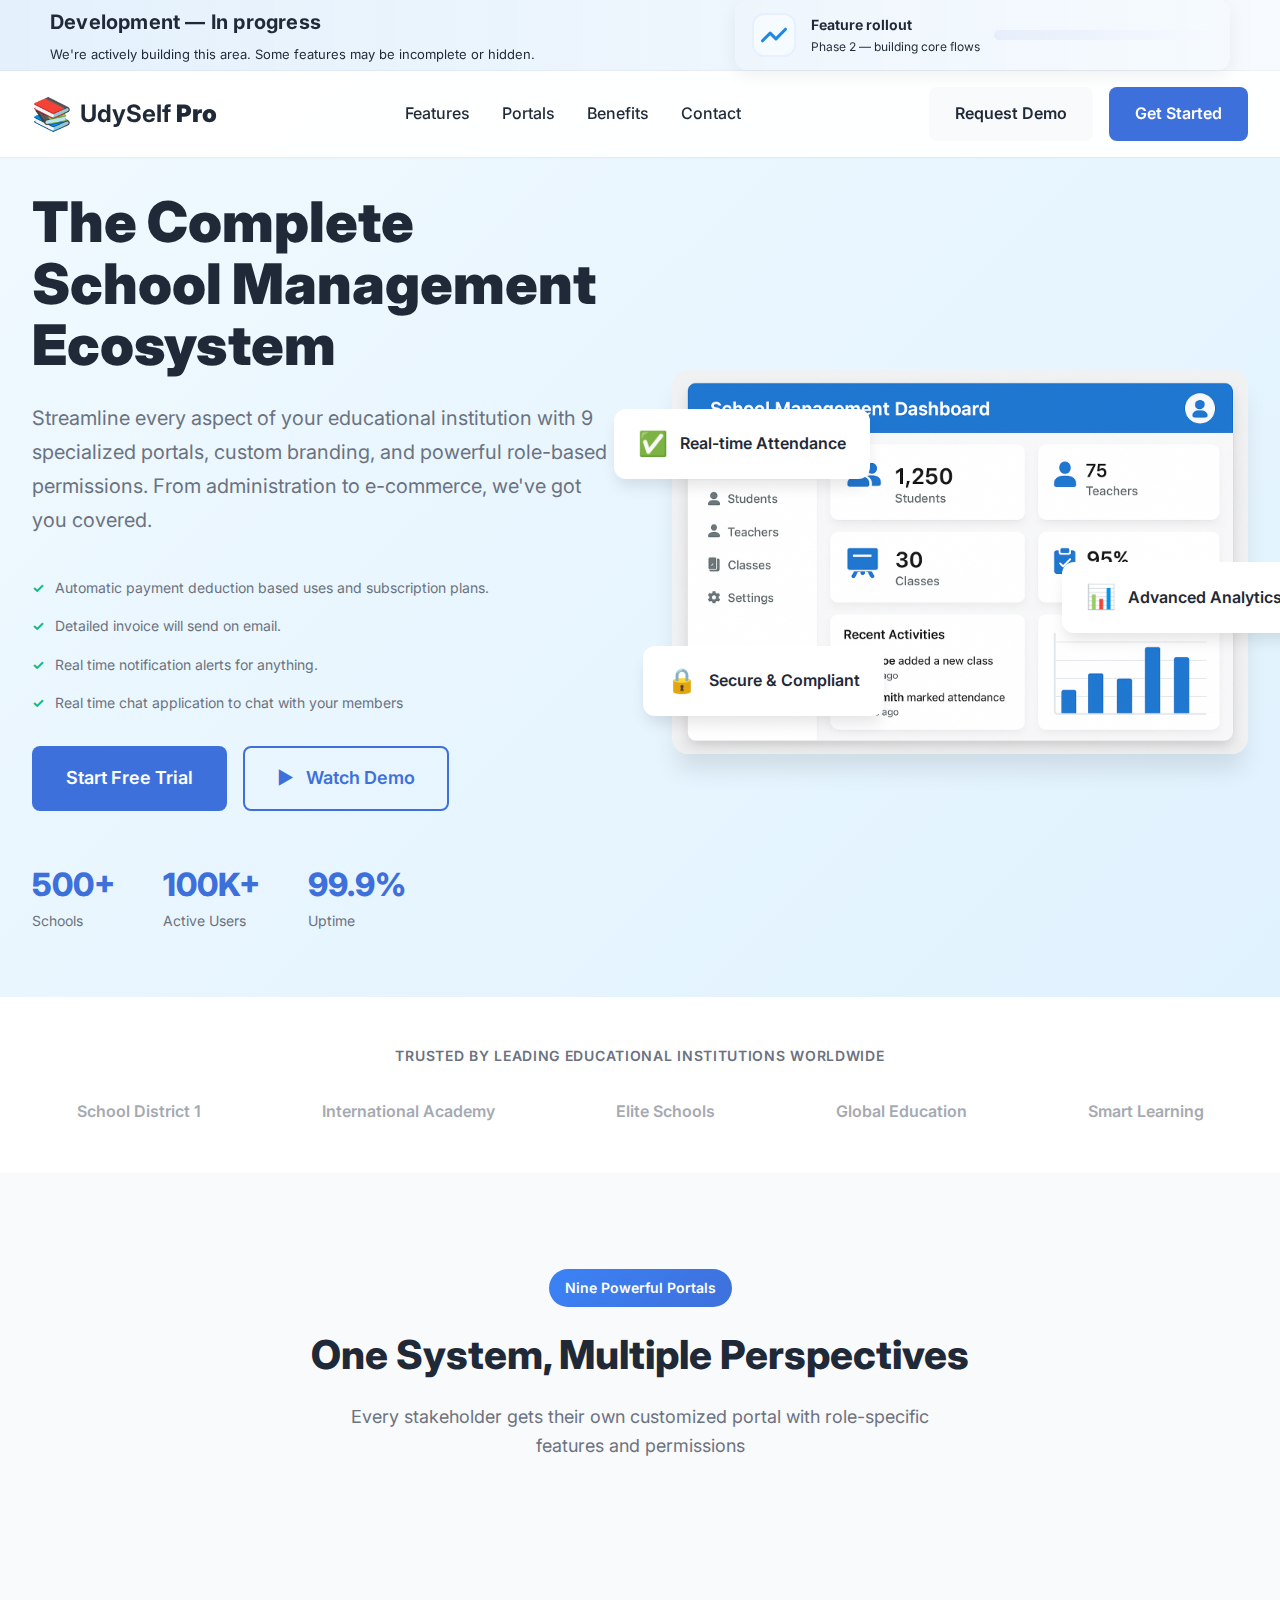
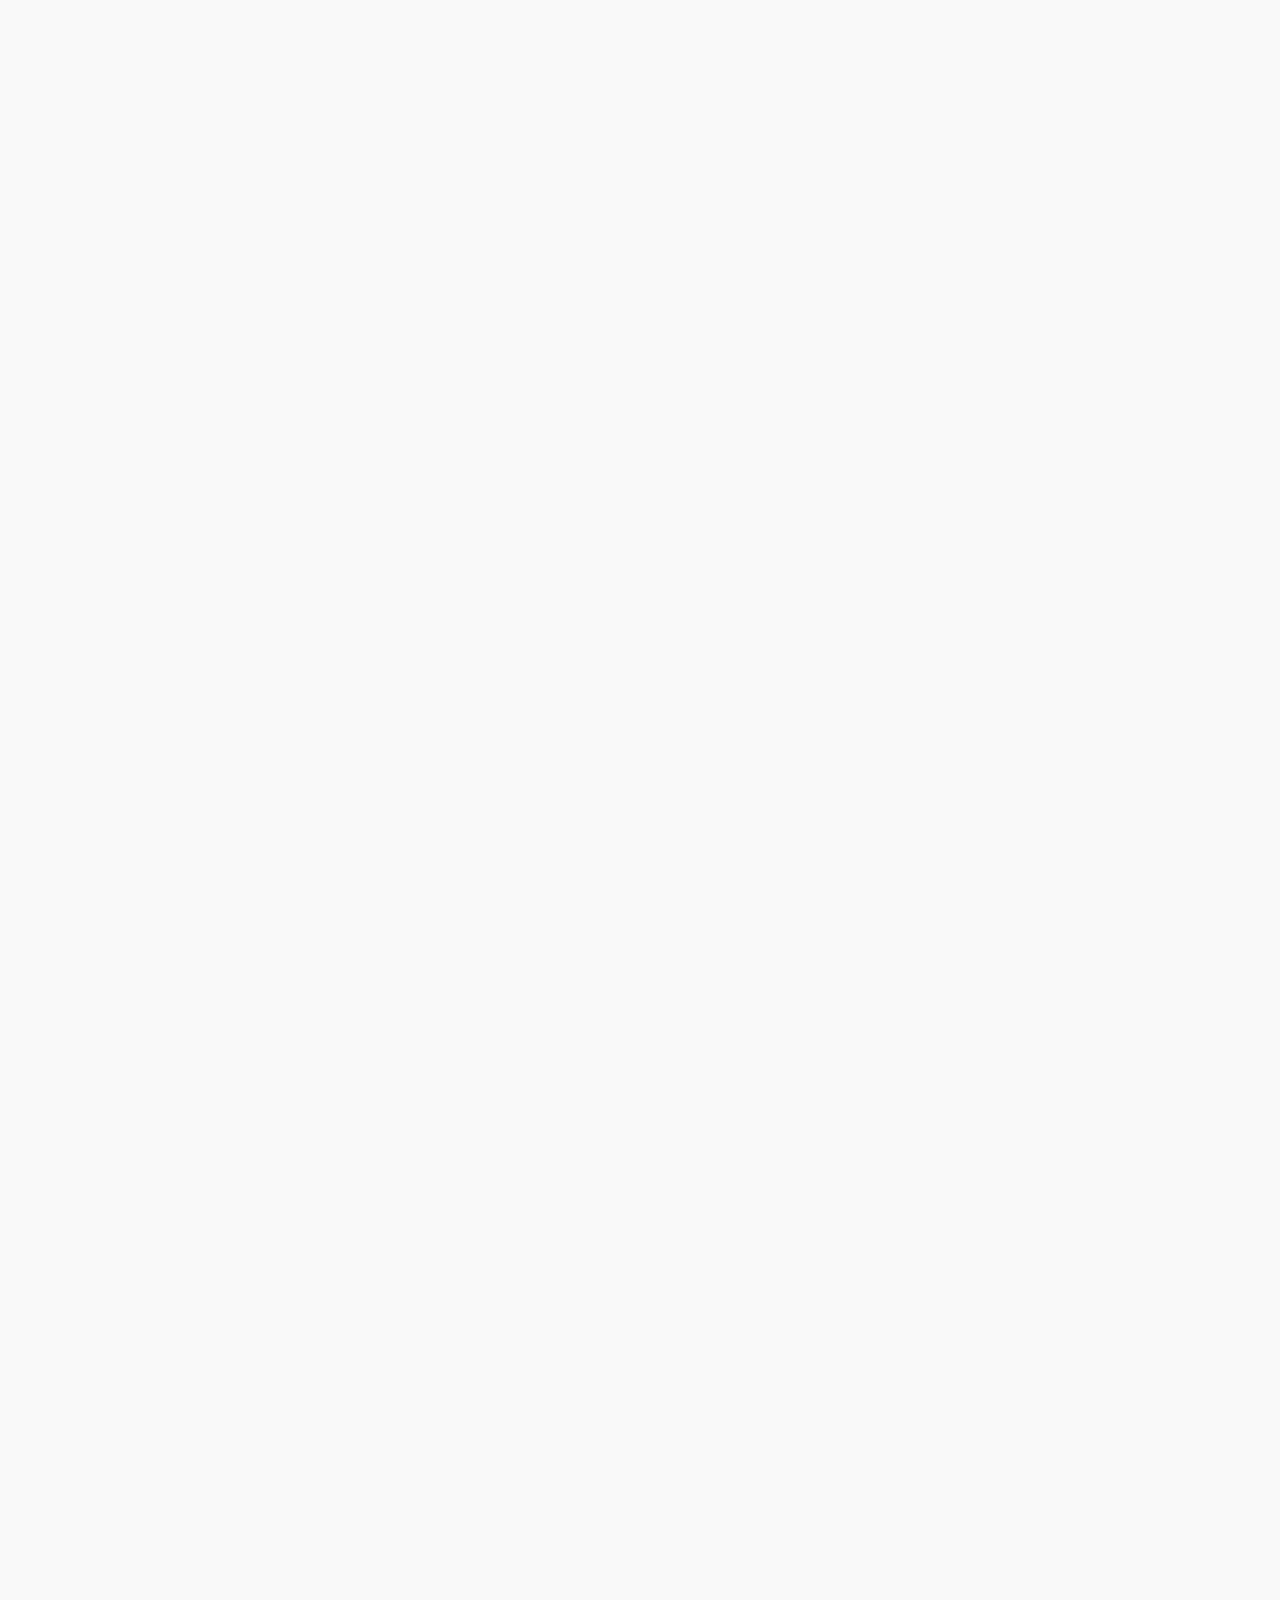
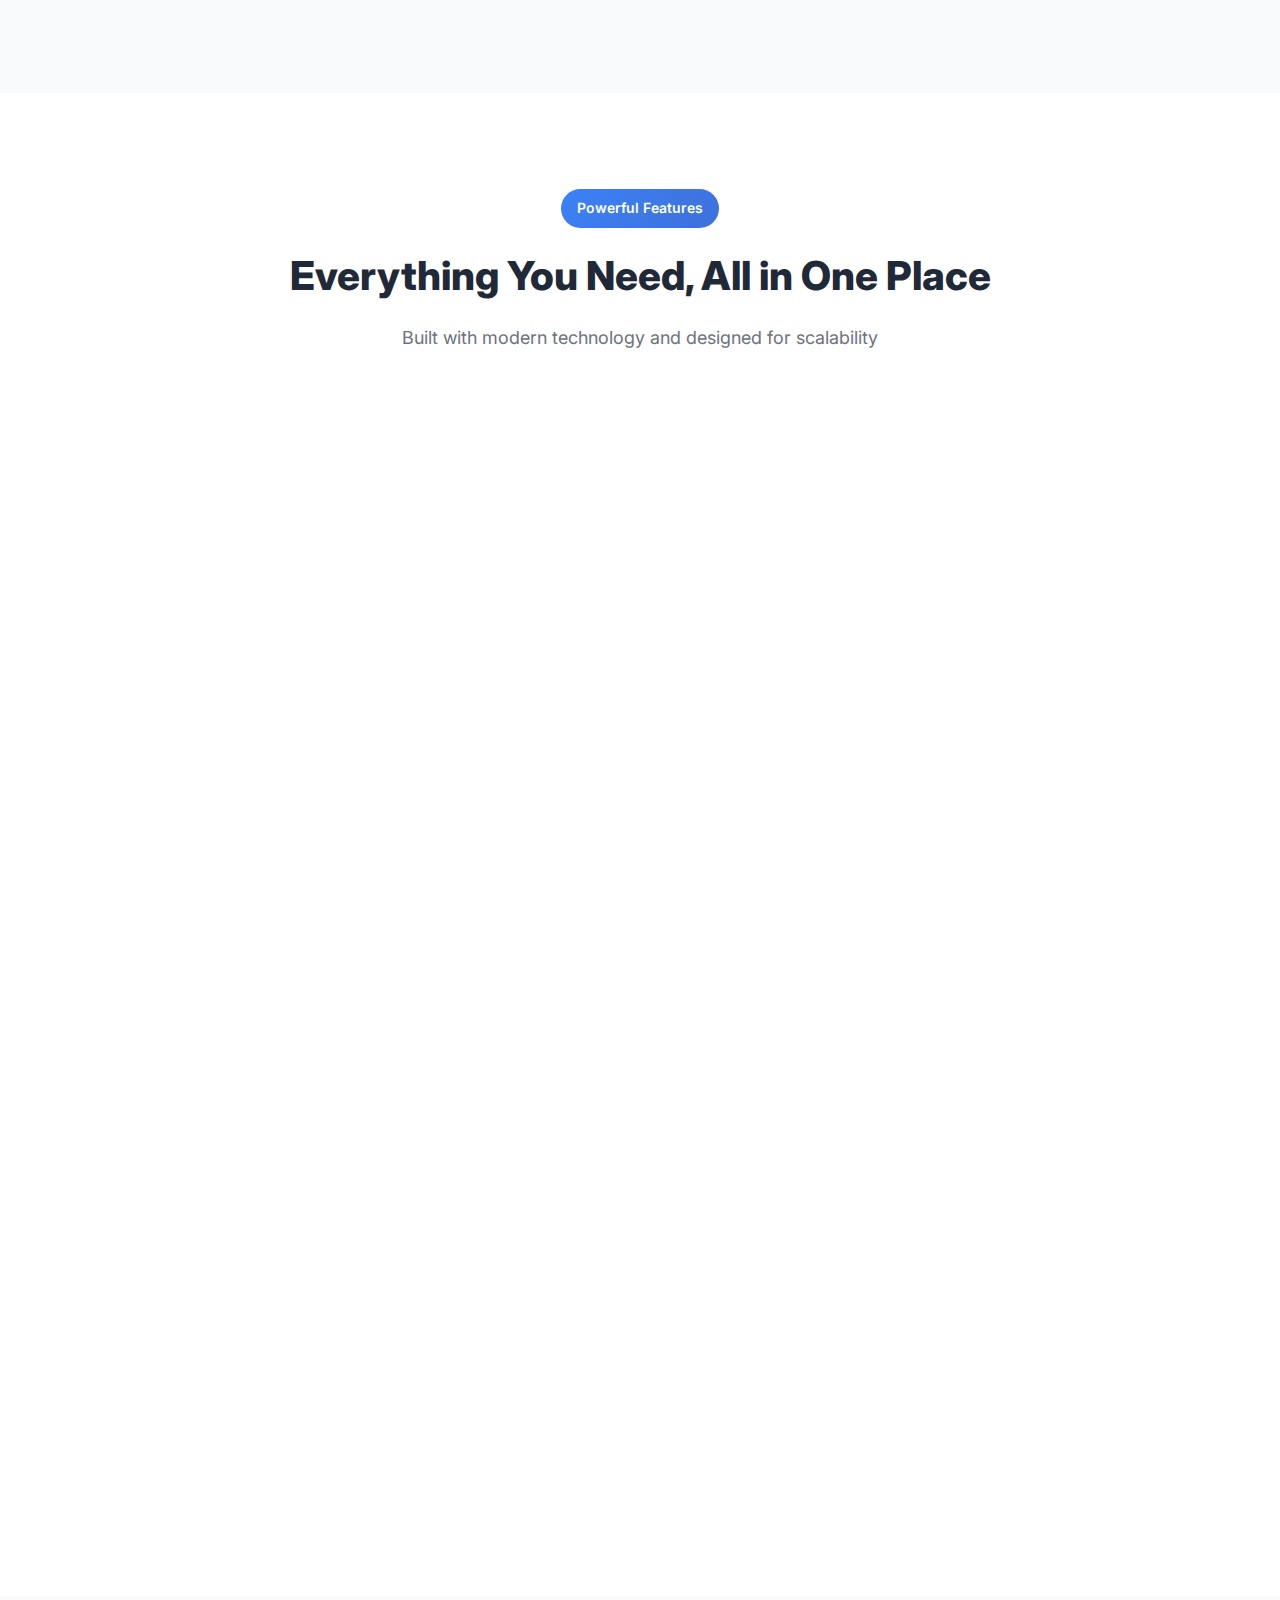
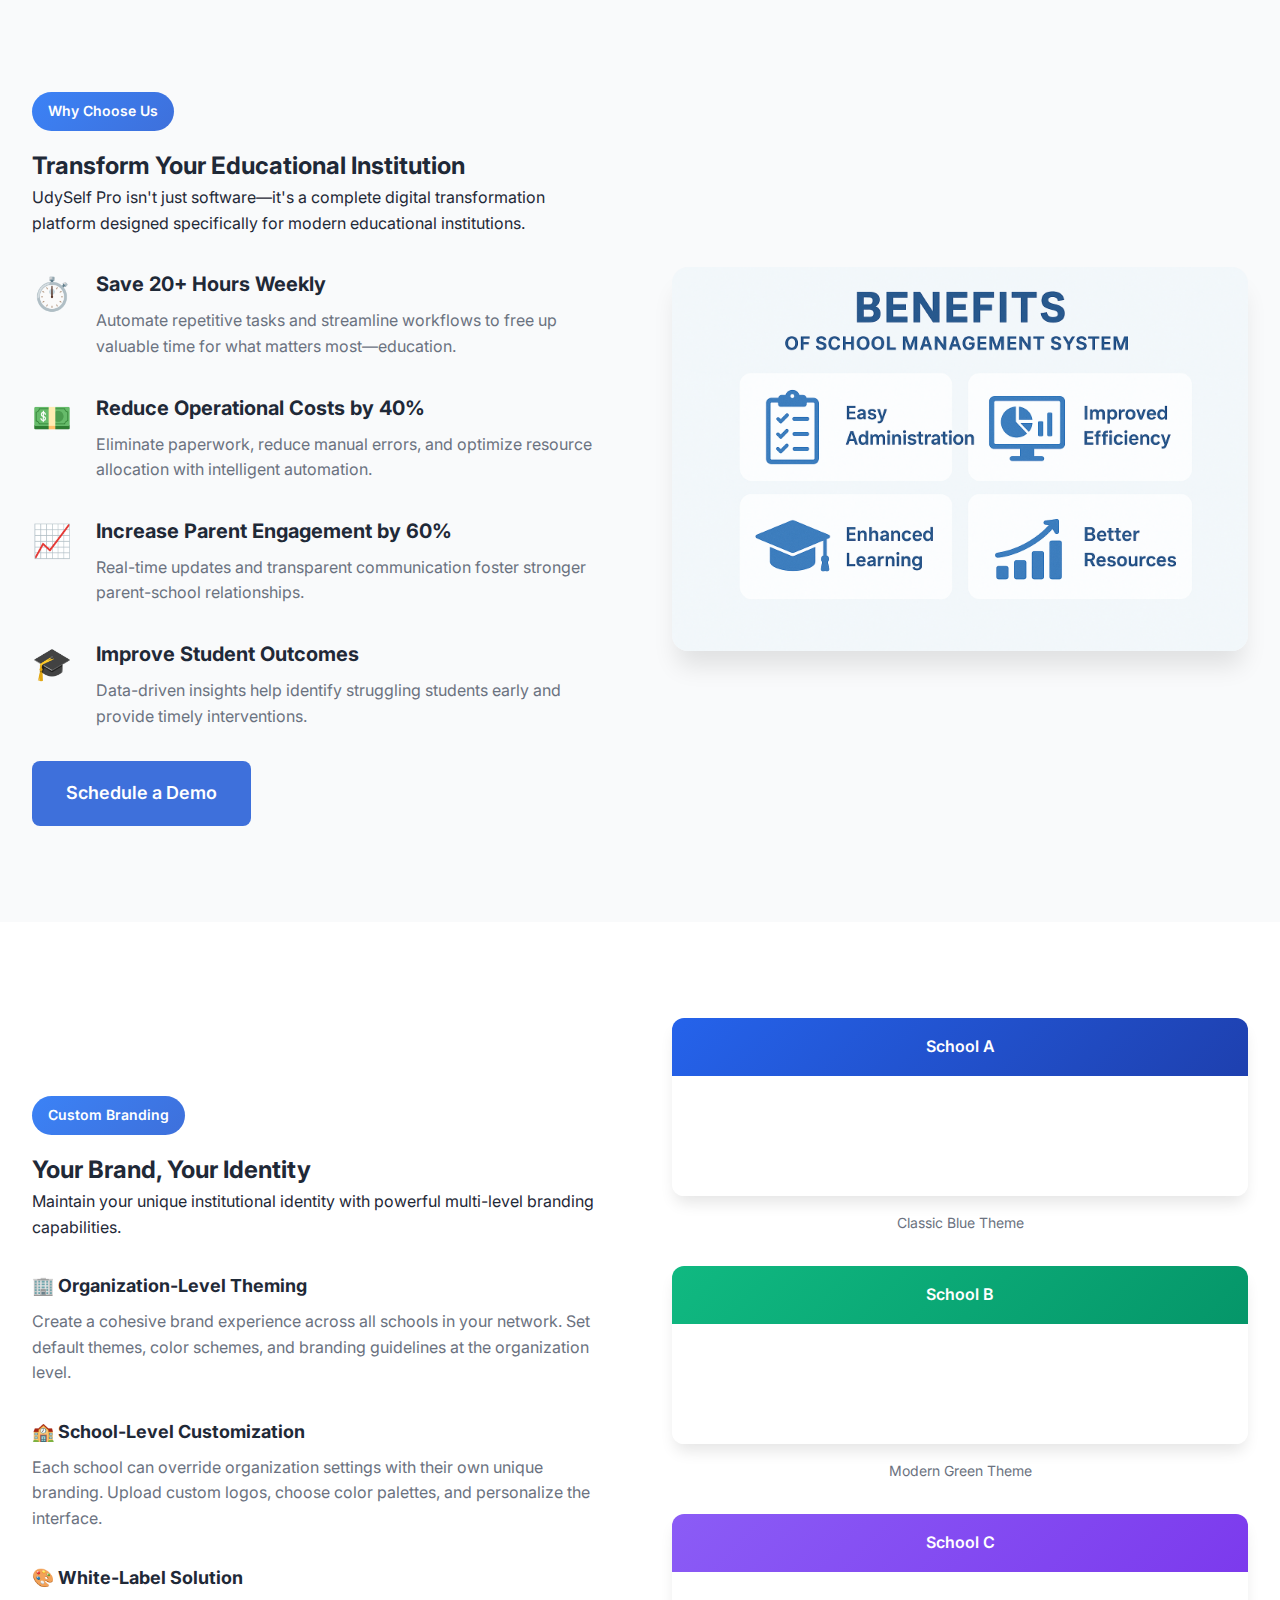
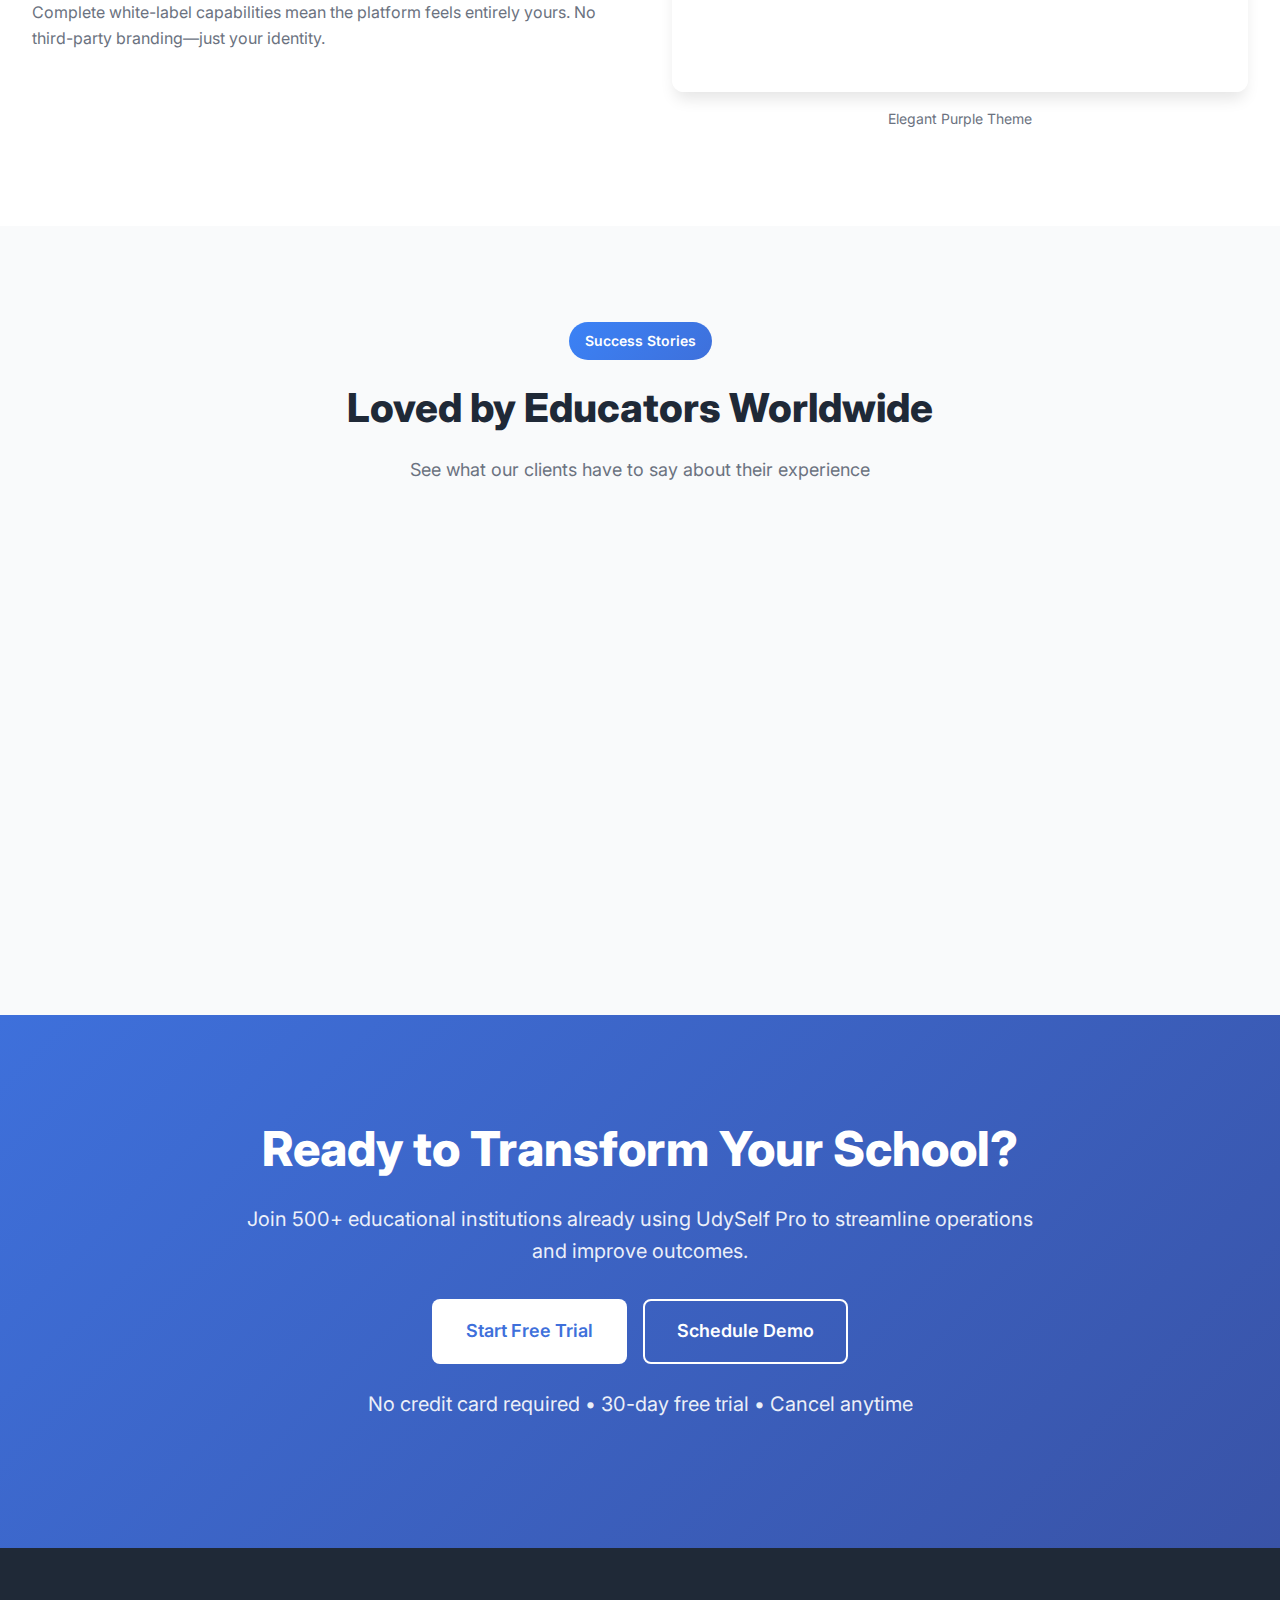
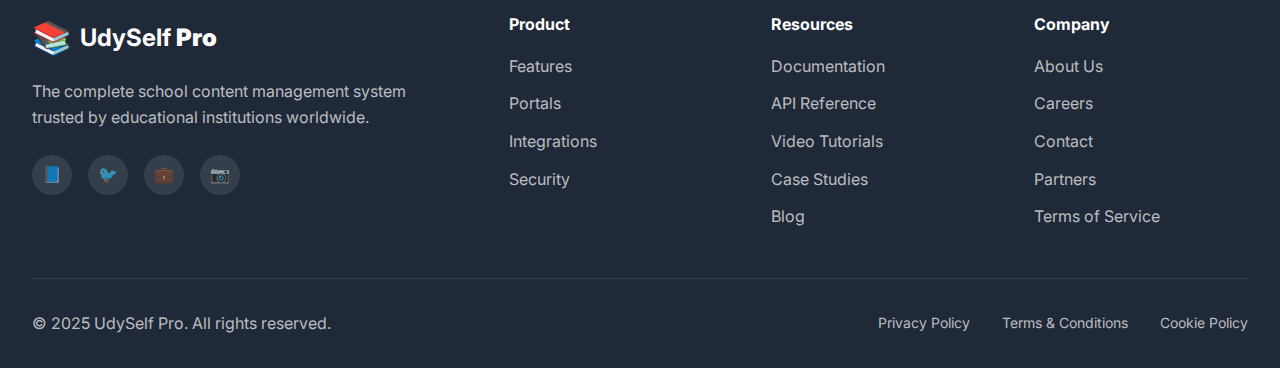
<file: index.html>
<!DOCTYPE html>
<html lang="en">

<head>
    <meta charset="UTF-8">
    <meta name="viewport" content="width=device-width, initial-scale=1.0">
    <title>UdySelf Pro - Complete School Content Management System | Multi-Portal Solution</title>
    <meta name="description"
        content="Transform your educational institution with UdySelf Pro - A comprehensive school management system featuring 9 specialized portals, custom branding, role-based permissions, and integrated e-commerce for materials.">
    <meta name="keywords"
        content="school management system, education ERP, school admin portal, student portal, parent portal, school CMS, role-based permissions, custom school branding">
    <meta name="author" content="UdySelf Pro">

    <!-- Open Graph Meta Tags -->
    <meta property="og:title" content="UdySelf Pro - Complete School Management System">
    <meta property="og:description"
        content="Revolutionary multi-portal school management solution with custom branding and advanced permissions">
    <meta property="og:type" content="website">
    <meta property="og:image" content="images/og-image.jpg">

    <!-- Schema.org Markup -->
    <script type="application/ld+json">
    {
      "@context": "https://schema.org",
      "@type": "SoftwareApplication",
      "name": "UdySelf Pro",
      "applicationCategory": "EducationalApplication",
      "offers": {
        "@type": "Offer",
        "price": "Contact for pricing"
      },
      "description": "Comprehensive school content management system with multiple portals"
    }
    </script>

    <style>
        /* Reset */
        /* Header banner wrapper */
        .dev-banner {
            width: 100%;
            background: linear-gradient(90deg, rgba(30, 136, 229, 0.12), rgba(30, 136, 229, 0.04));
            border-bottom: 1px solid rgba(17, 24, 39, 0.04);
            align-items: center;
        }


        .baner-container {
            max-width: 1180px;
            margin: 0 auto;
            display: flex;
            align-items: center;
            justify-content: space-between;
            gap: 20px
        }


        /* Left: title + subtitle */
        .dev-title {
            display: flex;
            flex-direction: column;
            gap: 6px;
        }

        .dev-title h1 {
            font-size: 20px;
            letter-spacing: 0.2px;
            color: var(--primary);
        }

        .dev-title p {
            font-size: 13px;
            color: var(--muted)
        }


        /* Middle: progress-ish visual */
        .progress-card {
            display: flex;
            align-items: center;
            gap: 14px;
            padding: 12px 16px;
            background: var(--card);
            border-radius: 12px;
            box-shadow: 0 6px 18px rgba(16, 24, 40, 0.06);
            min-width: 320px;
        }

        .progress-info {
            display: flex;
            flex-direction: column
        }

        .progress-info strong {
            font-size: 14px
        }

        .progress-info small {
            font-size: 12px;
            color: var(--muted)
        }


        .bar-wrap {
            width: 220px;
            height: 10px;
            background: linear-gradient(90deg, #e6eefc, #f6f9ff);
            border-radius: 999px;
            overflow: hidden
        }

        .bar-fill {
            height: 100%;
            width: 55%;
            background: linear-gradient(90deg, var(--primary), #6fb3ff);
            border-radius: 999px;
            transform-origin: left center;
            animation: loading 2.2s ease-in-out infinite
        }


        @keyframes loading {
            0% {
                transform: scaleX(0.3) translateX(-10%)
            }

            50% {
                transform: scaleX(1.02) translateX(0%)
            }

            100% {
                transform: scaleX(0.8) translateX(0%)
            }
        }


        /* Right: small badge + action */
        .dev-actions {
            display: flex;
            align-items: center;
            gap: 12px
        }

        .badge {
            display: inline-flex;
            align-items: center;
            gap: 8px;
            padding: 8px 12px;
            background: linear-gradient(180deg, var(--glass), rgba(255, 255, 255, 0.8));
            border-radius: 999px;
            border: 1px solid rgba(30, 136, 229, 0.12);
        }

        .dot {
            width: 10px;
            height: 10px;
            border-radius: 50%;
            background: var(--accent);
            box-shadow: 0 0 8px rgba(255, 179, 0, 0.35);
            animation: pulse 1.6s infinite
        }

        @keyframes pulse {
            0% {
                transform: scale(1);
                opacity: 1
            }

            50% {
                transform: scale(1.5);
                opacity: 0.6
            }

            100% {
                transform: scale(1);
                opacity: 1
            }
        }


        .cta {
            padding: 10px 14px;
            border-radius: 10px;
            background: transparent;
            border: 1px dashed rgba(30, 136, 229, 0.2);
            font-size: 13px;
            color: var(--primary);
            cursor: default
        }


        /* Small responsive tweaks */
        @media (max-width:880px) {
            .container {
                flex-direction: column;
                align-items: flex-start
            }

            .progress-card {
                min-width: unset;
                width: 100%
            }
        }
    </style>

    <link rel="stylesheet" href="css/styles.css">
    <link rel="preconnect" href="https://fonts.googleapis.com">
    <link href="https://fonts.googleapis.com/css2?family=Inter:wght@300;400;600;700;800&display=swap" rel="stylesheet">
    <!-- Primary Meta Tags -->
    <title>Your Page Title | UdySelf Pro</title>
    <meta name="title" content="Your Page Title | UdySelf Pro">
    <meta name="description" content="Your page description (150-160 characters)">
    <meta name="keywords" content="relevant, keywords, here">

    <!-- Open Graph / Facebook -->
    <meta property="og:type" content="website">
    <meta property="og:url" content="https://www.udyself.com/">
    <meta property="og:title" content="Your Page Title | UdySelf Pro">
    <meta property="og:description" content="Your page description">
    <meta property="og:image" content="https://www.udyself.com/images/og-image.jpg">

    <!-- Twitter -->
    <meta property="twitter:card" content="summary_large_image">
    <meta property="twitter:url" content="https://www.udyself.com/">
    <meta property="twitter:title" content="Your Page Title | UdySelf Pro">
    <meta property="twitter:description" content="Your page description">
    <meta property="twitter:image" content="https://www.udyself.com/images/twitter-image.jpg">

    <!-- Canonical URL -->
    <link rel="canonical" href="https://www.udyself.com/your-page.html">
</head>

<body>

    <!-- Navigation -->
    <nav class="navbar">
        <header class="dev-banner" role="banner">
            <div class="baner-container">
                <div class="dev-title">
                    <h1>Development — In progress</h1>
                    <p>We're actively building this area. Some features may be incomplete or hidden.</p>
                </div>


                <div class="progress-card" aria-hidden="false">
                    <svg width="46" height="46" viewBox="0 0 24 24" fill="none" aria-hidden="true"
                        xmlns="http://www.w3.org/2000/svg">
                        <rect x="1" y="1" width="22" height="22" rx="6" fill="#f6fbff" stroke="#e6f0ff" />
                        <path d="M6 15L10 11L13 14L18 9" stroke="#1e88e5" stroke-width="1.6" stroke-linecap="round"
                            stroke-linejoin="round" />
                    </svg>


                    <div class="progress-info">
                        <strong>Feature rollout</strong>
                        <small>Phase 2 — building core flows</small>
                    </div>


                    <div class="bar-wrap" aria-hidden="true">
                        <div class="bar-fill"></div>
                    </div>
                </div>

            </div>
        </header>
        <div class="container">
            <div class="nav-wrapper">
                <a href="index.html" class="logo">
                    <span class="logo-icon">📚</span>
                    <span class="logo-text">UdySelf <strong>Pro</strong></span>
                </a>
                <ul class="nav-menu">
                    <li><a href="#features">Features</a></li>
                    <li><a href="#portals">Portals</a></li>
                    <!-- <li><a href="#pricing">Pricing</a></li> -->
                    <li><a href="#benefits">Benefits</a></li>
                    <li><a href="contact.html">Contact</a></li>
                </ul>
                <div class="nav-cta">
                    <a href="#demo" class="btn btn-secondary">Request Demo</a>
                    <a href="contact.html" class="btn btn-primary">Get Started</a>
                </div>
                <button class="mobile-menu-toggle" aria-label="Toggle menu">
                    <span></span>
                    <span></span>
                    <span></span>
                </button>
            </div>
        </div>
    </nav>

    <!-- Hero Section -->
    <section class="hero">
        <div class="container">
            <div class="hero-content">
                <div class="hero-text">
                    <!-- <span class="hero-badge">🚀 Trusted by 500+ Educational Institutions</span> -->
                    <h1 class="hero-title">The Complete School Management Ecosystem</h1>
                    <p class="hero-subtitle">Streamline every aspect of your educational institution with 9 specialized
                        portals, custom branding, and powerful role-based permissions. From administration to
                        e-commerce, we've got you covered. </p>
                    <ul class="portal-features">
                        <li>Automatic payment deduction based uses and subscription plans.</li>
                        <li>Detailed invoice will send on email.</li>
                        <li>Real time notification alerts for anything.</li>
                        <li>Real time chat application to chat with your members</li>
                    </ul>
                    <div class="hero-cta">
                        <a href="#demo" class="btn btn-primary btn-lg">Start Free Trial</a>
                        <a href="#video" class="btn btn-outline btn-lg">
                            <span class="play-icon">▶</span> Watch Demo
                        </a>
                    </div>
                    <div class="hero-stats">
                        <div class="stat">
                            <strong>500+</strong>
                            <span>Schools</span>
                        </div>
                        <div class="stat">
                            <strong>100K+</strong>
                            <span>Active Users</span>
                        </div>
                        <div class="stat">
                            <strong>99.9%</strong>
                            <span>Uptime</span>
                        </div>
                    </div>
                </div>
                <div class="hero-image">
                    <img src="images/dashboard.png" alt="UdySelf Pro Dashboard Interface">
                    <div class="floating-card card-1">
                        <span class="card-icon">✅</span>
                        <span>Real-time Attendance</span>
                    </div>
                    <div class="floating-card card-2">
                        <span class="card-icon">📊</span>
                        <span>Advanced Analytics</span>
                    </div>
                    <div class="floating-card card-3">
                        <span class="card-icon">🔒</span>
                        <span>Secure & Compliant</span>
                    </div>
                </div>
            </div>
        </div>
    </section>

    <!-- Trust Badges -->
    <section class="trust-section">
        <div class="container">
            <p class="trust-title">Trusted by leading educational institutions worldwide</p>
            <div class="trust-logos">
                <div class="trust-logo">School District 1</div>
                <div class="trust-logo">International Academy</div>
                <div class="trust-logo">Elite Schools</div>
                <div class="trust-logo">Global Education</div>
                <div class="trust-logo">Smart Learning</div>
            </div>
        </div>
    </section>

    <!-- Portals Overview Section -->
    <section id="portals" class="portals-section">
        <div class="container">
            <div class="section-header">
                <span class="section-badge">Nine Powerful Portals</span>
                <h2>One System, Multiple Perspectives</h2>
                <p>Every stakeholder gets their own customized portal with role-specific features and permissions</p>
            </div>

            <div class="portals-grid">
                <!-- Master Admin Portal -->
                <div class="portal-card">
                    <div class="portal-icon">👑</div>
                    <h3>Organization Admin Portal</h3>
                    <p>Complete control over the organization level ecosystem. Manage multiple schools, configure
                        organization-wide
                        settings, and access comprehensive analytics.</p>
                    <ul class="portal-features">
                        <li>Multi-school management</li>
                        <li>Organization-wide analytics</li>
                        <li>User role configuration</li>
                        <li>Organization settings control</li>
                    </ul>
                    <a href="" class="portal-link">Learn More →</a>
                </div>

                <!-- School Admin Portal -->
                <div class="portal-card">
                    <div class="portal-icon">🏫</div>
                    <h3>School Admin Portal</h3>
                    <p>Dedicated portal for school principals and administrators to manage their institution
                        efficiently.</p>
                    <ul class="portal-features">
                        <li>School operations</li>
                        <li>Staff management</li>
                        <li>Admission control</li>
                        <li>Performance tracking</li>
                    </ul>
                    <a href="" class="portal-link">Learn More →</a>
                </div>

                <!-- Sub Admin/Staff Portal -->
                <div class="portal-card">
                    <div class="portal-icon">👥</div>
                    <h3>Sub Admin & Staff Portal</h3>
                    <p>Empower your administrative staff with delegated permissions and streamlined workflows.</p>
                    <ul class="portal-features">
                        <li>Department management</li>
                        <li>Staff coordination</li>
                        <li>Task assignment</li>
                        <li>Report generation</li>
                    </ul>
                    <a href="" class="portal-link">Learn More →</a>
                </div>

                <!-- School DEO Portal -->
                <div class="portal-card">
                    <div class="portal-icon">📝</div>
                    <h3>School DEO Portal</h3>
                    <p>Data Entry Operators get specialized tools for efficient data management and record keeping.</p>
                    <ul class="portal-features">
                        <li>Student data entry</li>
                        <li>Record management</li>
                        <li>Document processing</li>
                        <li>Data validation</li>
                    </ul>
                    <a href="" class="portal-link">Learn More →</a>
                </div>

                <!-- Accountant Portal -->
                <div class="portal-card">
                    <div class="portal-icon">💰</div>
                    <h3>School Accountant Portal</h3>
                    <p>Complete financial management with automated billing, expense tracking, and reporting.</p>
                    <ul class="portal-features">
                        <li>Fee management</li>
                        <li>Expense tracking</li>
                        <li>Financial reports</li>
                        <li>Payment processing</li>
                    </ul>
                    <a href="" class="portal-link">Learn More →</a>
                </div>

                <!-- Teacher Portal -->
                <div class="portal-card">
                    <div class="portal-icon">👨‍🏫</div>
                    <h3>School Teacher Portal</h3>
                    <p>Everything teachers need to manage classes, assignments, assessments, and student engagement.</p>
                    <ul class="portal-features">
                        <li>Class management</li>
                        <li>Assignment creation</li>
                        <li>Grade management</li>
                        <li>Parent communication</li>
                    </ul>
                    <a href="" class="portal-link">Learn More →</a>
                </div>

                <!-- Student Portal -->
                <div class="portal-card">
                    <div class="portal-icon">🎓</div>
                    <h3>Student Portal</h3>
                    <p>Students access coursework, track progress, submit assignments, and communicate with teachers.
                    </p>
                    <ul class="portal-features">
                        <li>Course materials</li>
                        <li>Assignment submission</li>
                        <li>Grade tracking</li>
                        <li>Timetable access</li>
                    </ul>
                    <a href="" class="portal-link">Learn More →</a>
                </div>

                <!-- Parent Portal -->
                <div class="portal-card">
                    <div class="portal-icon">👪</div>
                    <h3>Student's Parent Portal</h3>
                    <p>Parents stay connected with real-time updates on attendance, grades, fees, and school activities.
                    </p>
                    <ul class="portal-features">
                        <li>Real-time notifications</li>
                        <li>Progress monitoring</li>
                        <li>Fee payment</li>
                        <li>Teacher messaging</li>
                    </ul>
                    <a href="" class="portal-link">Learn More →</a>
                </div>

                <!-- Materials Seller Portal -->
                <div class="portal-card">
                    <div class="portal-icon">🛒</div>
                    <h3>Materials Sellers Portal</h3>
                    <p>Integrated e-commerce platform for approved vendors to sell educational materials directly to
                        students.</p>
                    <ul class="portal-features">
                        <li>Product management</li>
                        <li>Order processing</li>
                        <li>Inventory tracking</li>
                        <li>Sales analytics</li>
                    </ul>
                    <a href="" class="portal-link">Learn More →</a>
                </div>
            </div>
        </div>
    </section>

    <!-- Key Features Section -->
    <section id="features" class="features-section">
        <div class="container">
            <div class="section-header">
                <span class="section-badge">Powerful Features</span>
                <h2>Everything You Need, All in One Place</h2>
                <p>Built with modern technology and designed for scalability</p>
            </div>

            <div class="features-grid">
                <div class="feature-card">
                    <div class="feature-icon">🎨</div>
                    <h3>Custom Theme Branding</h3>
                    <p>Organization-level and school-level custom theming. Each school maintains its unique brand
                        identity with customizable colors, logos, and design elements.</p>
                </div>

                <div class="feature-card">
                    <div class="feature-icon">🔐</div>
                    <h3>Role-Based Permissions</h3>
                    <p>Granular access control with fully customizable role-based permissions. Define exactly what each
                        user can see and do within the system.</p>
                </div>

                <div class="feature-card">
                    <div class="feature-icon">☁️</div>
                    <h3>Cloud-Based Architecture</h3>
                    <p>Access from anywhere, anytime. Secure cloud infrastructure ensures 99.9% uptime and automatic
                        backups.</p>
                </div>

                <div class="feature-card">
                    <div class="feature-icon">📱</div>
                    <h3>Mobile-First Design</h3>
                    <p>Fully responsive interface that works seamlessly on smartphones, tablets, and desktops. Native
                        mobile apps available.</p>
                </div>

                <div class="feature-card">
                    <div class="feature-icon">🛒</div>
                    <h3>Integrated E-Commerce</h3>
                    <p>Built-in marketplace for educational materials with secure payment processing, inventory
                        management, and order tracking.</p>
                </div>

                <div class="feature-card">
                    <div class="feature-icon">📊</div>
                    <h3>Advanced Analytics</h3>
                    <p>Real-time dashboards and comprehensive reports. Track performance, attendance, finances, and
                        engagement metrics.</p>
                </div>

                <div class="feature-card">
                    <div class="feature-icon">🔔</div>
                    <h3>Smart Notifications</h3>
                    <p>Automated alerts via email, SMS, and push notifications keep everyone informed about important
                        updates.</p>
                </div>

                <div class="feature-card">
                    <div class="feature-icon">🌐</div>
                    <h3>Multi-Language Support</h3>
                    <p>Support for multiple languages and localization to serve diverse communities and international
                        schools.</p>
                </div>

                <div class="feature-card">
                    <div class="feature-icon">🔒</div>
                    <h3>Enterprise Security</h3>
                    <p>Bank-level encryption, GDPR compliance, regular security audits, and data protection measures.
                    </p>
                </div>

                <div class="feature-card">
                    <div class="feature-icon">🔄</div>
                    <h3>Seamless Integration</h3>
                    <p>Integrate with popular tools like Google Classroom, Zoom, payment gateways, and accounting
                        software.</p>
                </div>

                <div class="feature-card">
                    <div class="feature-icon">⚡</div>
                    <h3>Lightning Fast</h3>
                    <p>Optimized performance ensures instant page loads and smooth user experience even with thousands
                        of concurrent users.</p>
                </div>

                <div class="feature-card">
                    <div class="feature-icon">🎯</div>
                    <h3>Customizable Workflows</h3>
                    <p>Adapt the system to your processes. Create custom forms, approval workflows, and automated
                        actions.</p>
                </div>
            </div>
        </div>
    </section>

    <!-- Benefits Section -->
    <section id="benefits" class="benefits-section">
        <div class="container">
            <div class="benefits-grid">
                <div class="benefits-content">
                    <span class="section-badge">Why Choose Us</span>
                    <h2>Transform Your Educational Institution</h2>
                    <p>UdySelf Pro isn't just software—it's a complete digital transformation platform designed
                        specifically for modern educational institutions.</p>

                    <div class="benefit-list">
                        <div class="benefit-item">
                            <div class="benefit-icon">⏱️</div>
                            <div class="benefit-text">
                                <h4>Save 20+ Hours Weekly</h4>
                                <p>Automate repetitive tasks and streamline workflows to free up valuable time for what
                                    matters most—education.</p>
                            </div>
                        </div>

                        <div class="benefit-item">
                            <div class="benefit-icon">💵</div>
                            <div class="benefit-text">
                                <h4>Reduce Operational Costs by 40%</h4>
                                <p>Eliminate paperwork, reduce manual errors, and optimize resource allocation with
                                    intelligent automation.</p>
                            </div>
                        </div>

                        <div class="benefit-item">
                            <div class="benefit-icon">📈</div>
                            <div class="benefit-text">
                                <h4>Increase Parent Engagement by 60%</h4>
                                <p>Real-time updates and transparent communication foster stronger parent-school
                                    relationships.</p>
                            </div>
                        </div>

                        <div class="benefit-item">
                            <div class="benefit-icon">🎓</div>
                            <div class="benefit-text">
                                <h4>Improve Student Outcomes</h4>
                                <p>Data-driven insights help identify struggling students early and provide timely
                                    interventions.</p>
                            </div>
                        </div>
                    </div>

                    <a href="#demo" class="btn btn-primary btn-lg">Schedule a Demo</a>
                </div>

                <div class="benefits-visual">
                    <img src="images/benefits.png" alt="Benefits of UdySelf Pro">
                </div>
            </div>
        </div>
    </section>

    <!-- Branding Section -->
    <section class="branding-section">
        <div class="container">
            <div class="branding-content">
                <div class="branding-text">
                    <span class="section-badge">Custom Branding</span>
                    <h2>Your Brand, Your Identity</h2>
                    <p>Maintain your unique institutional identity with powerful multi-level branding capabilities.</p>

                    <div class="branding-levels">
                        <div class="branding-level">
                            <h4>🏢 Organization-Level Theming</h4>
                            <p>Create a cohesive brand experience across all schools in your network. Set default
                                themes, color schemes, and branding guidelines at the organization level.</p>
                        </div>

                        <div class="branding-level">
                            <h4>🏫 School-Level Customization</h4>
                            <p>Each school can override organization settings with their own unique branding. Upload
                                custom logos, choose color palettes, and personalize the interface.</p>
                        </div>

                        <div class="branding-level">
                            <h4>🎨 White-Label Solution</h4>
                            <p>Complete white-label capabilities mean the platform feels entirely yours. No third-party
                                branding—just your identity.</p>
                        </div>
                    </div>
                </div>

                <div class="branding-examples">
                    <div class="theme-preview">
                        <div class="theme-card theme-1">
                            <div class="theme-header">School A</div>
                            <div class="theme-body"></div>
                        </div>
                        <p>Classic Blue Theme</p>
                    </div>
                    <div class="theme-preview">
                        <div class="theme-card theme-2">
                            <div class="theme-header">School B</div>
                            <div class="theme-body"></div>
                        </div>
                        <p>Modern Green Theme</p>
                    </div>
                    <div class="theme-preview">
                        <div class="theme-card theme-3">
                            <div class="theme-header">School C</div>
                            <div class="theme-body"></div>
                        </div>
                        <p>Elegant Purple Theme</p>
                    </div>
                </div>
            </div>
        </div>
    </section>

    <!-- Testimonials Section -->
    <section class="testimonials-section">
        <div class="container">
            <div class="section-header">
                <span class="section-badge">Success Stories</span>
                <h2>Loved by Educators Worldwide</h2>
                <p>See what our clients have to say about their experience</p>
            </div>

            <div class="testimonials-grid">
                <div class="testimonial-card">
                    <div class="testimonial-rating">⭐⭐⭐⭐⭐</div>
                    <p class="testimonial-text">"UdySelf Pro has transformed how we operate. The role-based
                        permissions are exactly what we needed, and the custom branding makes each of our 15 schools
                        feel unique while maintaining centralized control."</p>
                    <div class="testimonial-author">
                        <img src="images/male.png" alt="Sarah Johnson">
                        <div>
                            <strong>Sarah Johnson</strong>
                            <span>District Superintendent, Metro School District</span>
                        </div>
                    </div>
                </div>

                <div class="testimonial-card">
                    <div class="testimonial-rating">⭐⭐⭐⭐⭐</div>
                    <p class="testimonial-text">"We've reduced our administrative workload by 40% since implementing
                        UdySelf Pro. The automated workflows and integrated e-commerce for materials have streamlined
                        operations significantly."</p>
                    <div class="testimonial-author">
                        <img src="images/female.png" alt="Priya Patel">
                        <div>
                            <strong>Priya Patel</strong>
                            <span>Administrator, Global International School</span>
                        </div>
                    </div>
                </div>

                <div class="testimonial-card">
                    <div class="testimonial-rating">⭐⭐⭐⭐⭐</div>
                    <p class="testimonial-text">"The parent portal has been a game-changer. Parents now have real-time
                        access to their child's progress, and our communication has never been better. Parent
                        satisfaction scores increased by 75%!"</p>
                    <div class="testimonial-author">
                        <img src="images/male.png" alt="Michael Chen">
                        <div>
                            <strong>Michael Chen</strong>
                            <span>Principal, Riverside Academy</span>
                        </div>
                    </div>
                </div>
            </div>
        </div>
    </section>

    <!--
    Pricing Section
    <section id="pricing" class="pricing-section">
        <div class="container">
            <div class="section-header">
                <span class="section-badge">Simple Pricing</span>
                <h2>Plans That Scale With You</h2>
                <p>Choose the perfect plan for your institution. All plans include 24/7 support and regular updates.</p>
            </div>

            <div class="pricing-grid">
                <div class="pricing-card">
                    <h3>Starter</h3>
                    <div class="pricing-amount">
                        <span class="currency">$</span>
                        <span class="amount">299</span>
                        <span class="period">/month</span>
                    </div>
                    <p class="pricing-description">Perfect for small schools</p>
                    <ul class="pricing-features">
                        <li>✅ Up to 500 students</li>
                        <li>✅ All 9 portals</li>
                        <li>✅ Basic branding</li>
                        <li>✅ Email support</li>
                        <li>✅ Mobile apps</li>
                        <li>✅ Monthly reports</li>
                    </ul>
                    <a href="contact.html" class="btn btn-outline btn-full">Get Started</a>
                </div>

                <div class="pricing-card featured">
                    <div class="popular-badge">Most Popular</div>
                    <h3>Professional</h3>
                    <div class="pricing-amount">
                        <span class="currency">$</span>
                        <span class="amount">599</span>
                        <span class="period">/month</span>
                    </div>
                    <p class="pricing-description">For growing institutions</p>
                    <ul class="pricing-features">
                        <li>✅ Up to 2,000 students</li>
                        <li>✅ All 9 portals</li>
                        <li>✅ Full custom branding</li>
                        <li>✅ Priority support</li>
                        <li>✅ Advanced analytics</li>
                        <li>✅ API access</li>
                        <li>✅ Custom workflows</li>
                        <li>✅ Integrations</li>
                    </ul>
                    <a href="contact.html" class="btn btn-primary btn-full">Get Started</a>
                </div>

                <div class="pricing-card">
                    <h3>Enterprise</h3>
                    <div class="pricing-amount">
                        <span class="amount">Custom</span>
                    </div>
                    <p class="pricing-description">For large organizations</p>
                    <ul class="pricing-features">
                        <li>✅ Unlimited students</li>
                        <li>✅ Multi-school management</li>
                        <li>✅ White-label solution</li>
                        <li>✅ Dedicated support</li>
                        <li>✅ Custom development</li>
                        <li>✅ SLA guarantee</li>
                        <li>✅ Training sessions</li>
                        <li>✅ Migration assistance</li>
                    </ul>
                    <a href="contact.html" class="btn btn-outline btn-full">Contact Sales</a>
                </div>
            </div>

            <div class="pricing-note">
                <p>🎁 <strong>Special Offer:</strong> Get 2 months free when you choose annual billing. All plans include a 30-day money-back guarantee.</p>
            </div>
        </div>
    </section>
    -->

    <!-- CTA Section -->
    <section class="cta-section">
        <div class="container">
            <div class="cta-content">
                <h2>Ready to Transform Your School?</h2>
                <p>Join 500+ educational institutions already using UdySelf Pro to streamline operations and improve
                    outcomes.</p>
                <div class="cta-buttons">
                    <a href="#demo" class="btn btn-white btn-lg">Start Free Trial</a>
                    <a href="contact.html" class="btn btn-outline-white btn-lg">Schedule Demo</a>
                </div>
                <p class="cta-note">No credit card required • 30-day free trial • Cancel anytime</p>
            </div>
        </div>
    </section>

    <!-- Footer -->
    <footer class="footer">
        <div class="container">
            <div class="footer-grid">
                <div class="footer-col">
                    <div class="footer-logo">
                        <span class="logo-icon">📚</span>
                        <span class="logo-text">UdySelf <strong>Pro</strong></span>
                    </div>
                    <p>The complete school content management system trusted by educational institutions worldwide.</p>
                    <div class="social-links">
                        <a href="#" aria-label="Facebook">📘</a>
                        <a href="#" aria-label="Twitter">🐦</a>
                        <a href="#" aria-label="LinkedIn">💼</a>
                        <a href="#" aria-label="Instagram">📷</a>
                    </div>
                </div>

                <div class="footer-col">
                    <h4>Product</h4>
                    <ul>
                        <li><a href="#features">Features</a></li>
                        <li><a href="#portals">Portals</a></li>
                        <!-- <li><a href="#pricing">Pricing</a></li> -->
                        <li><a href="#">Integrations</a></li>
                        <li><a href="#">Security</a></li>
                    </ul>
                </div>

                <div class="footer-col">
                    <h4>Resources</h4>
                    <ul>
                        <li><a href="#">Documentation</a></li>
                        <li><a href="#">API Reference</a></li>
                        <li><a href="#">Video Tutorials</a></li>
                        <li><a href="#">Case Studies</a></li>
                        <li><a href="#">Blog</a></li>
                    </ul>
                </div>

                <div class="footer-col">
                    <h4>Company</h4>
                    <ul>
                        <li><a href="#">About Us</a></li>
                        <li><a href="#">Careers</a></li>
                        <li><a href="contact.html">Contact</a></li>
                        <li><a href="#">Partners</a></li>
                        <li><a href="#">Terms of Service</a></li>
                    </ul>
                </div>
            </div>

            <div class="footer-bottom">
                <p>&copy; 2025 UdySelf Pro. All rights reserved.</p>
                <div class="footer-legal">
                    <a href="#">Privacy Policy</a>
                    <a href="#">Terms & Conditions</a>
                    <a href="#">Cookie Policy</a>
                </div>
            </div>
        </div>
    </footer>

    <script src="js/main.js"></script>
</body>

</html>
</file>
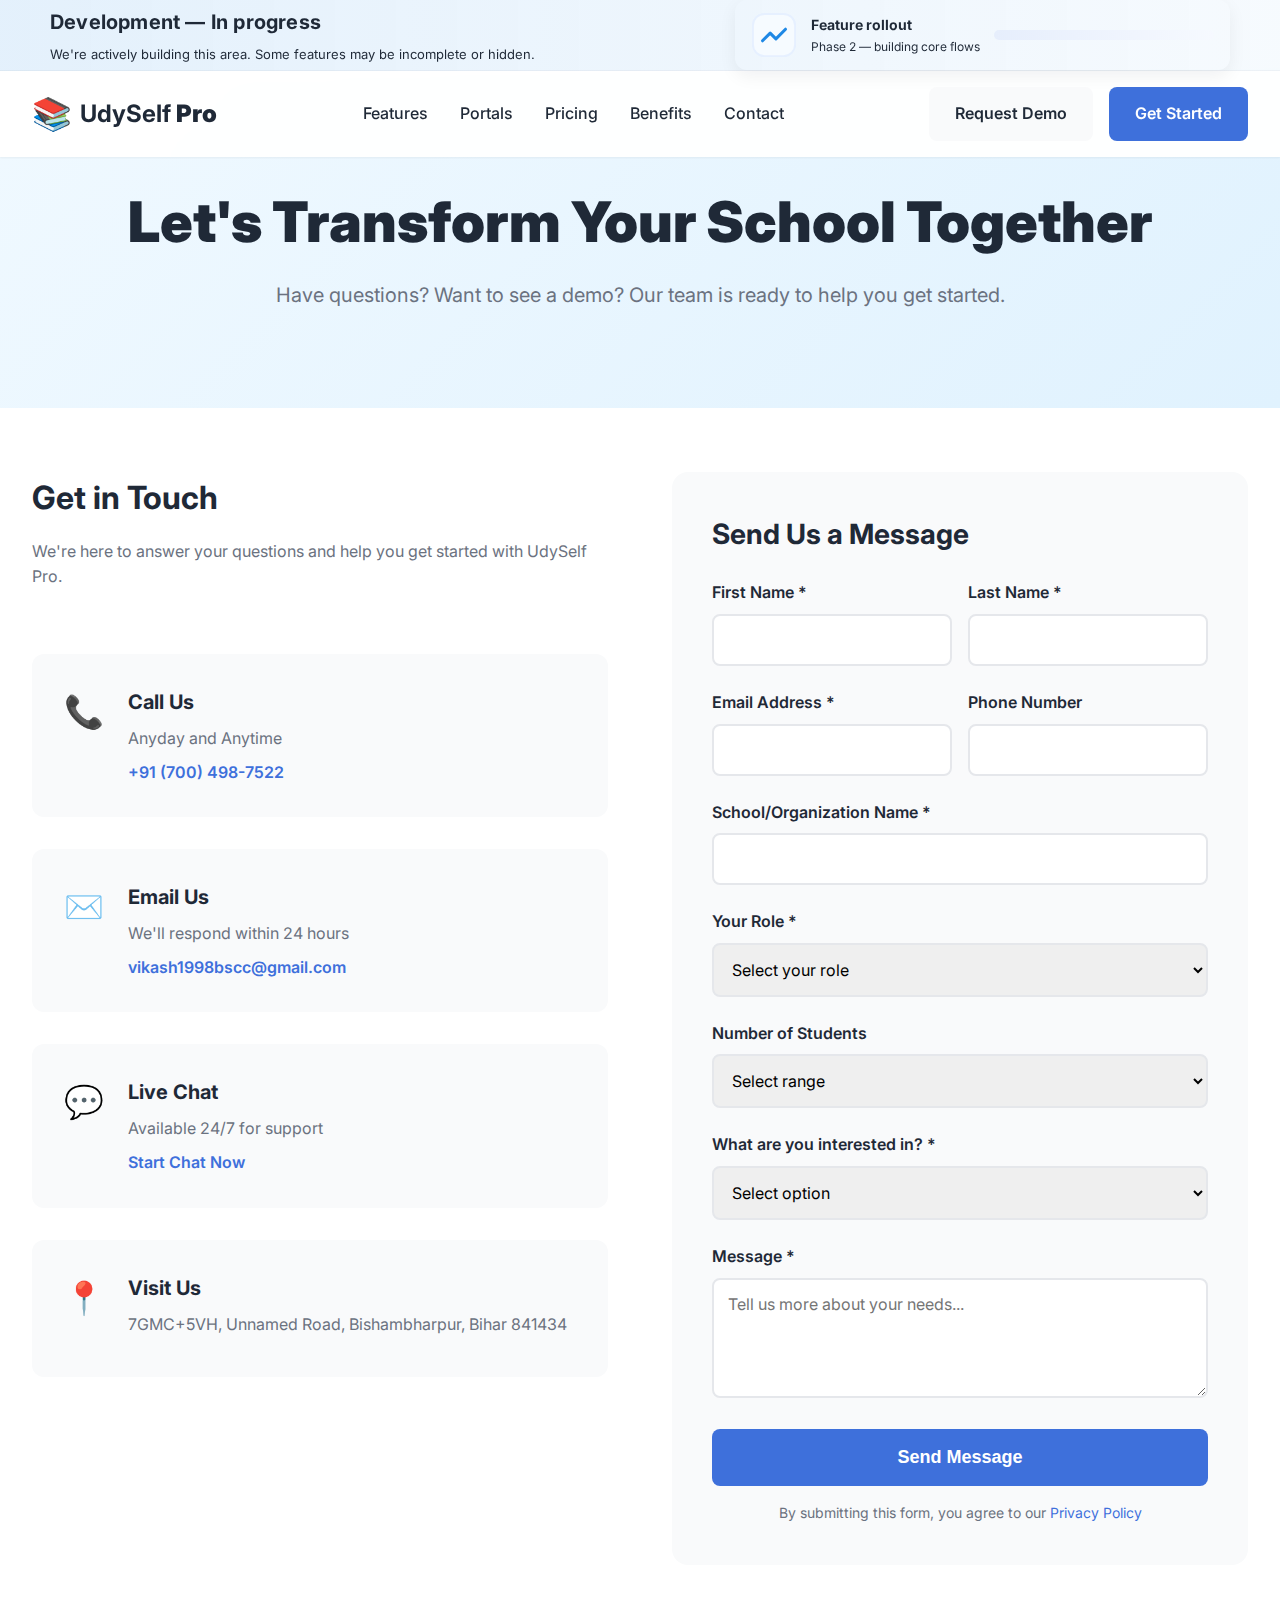
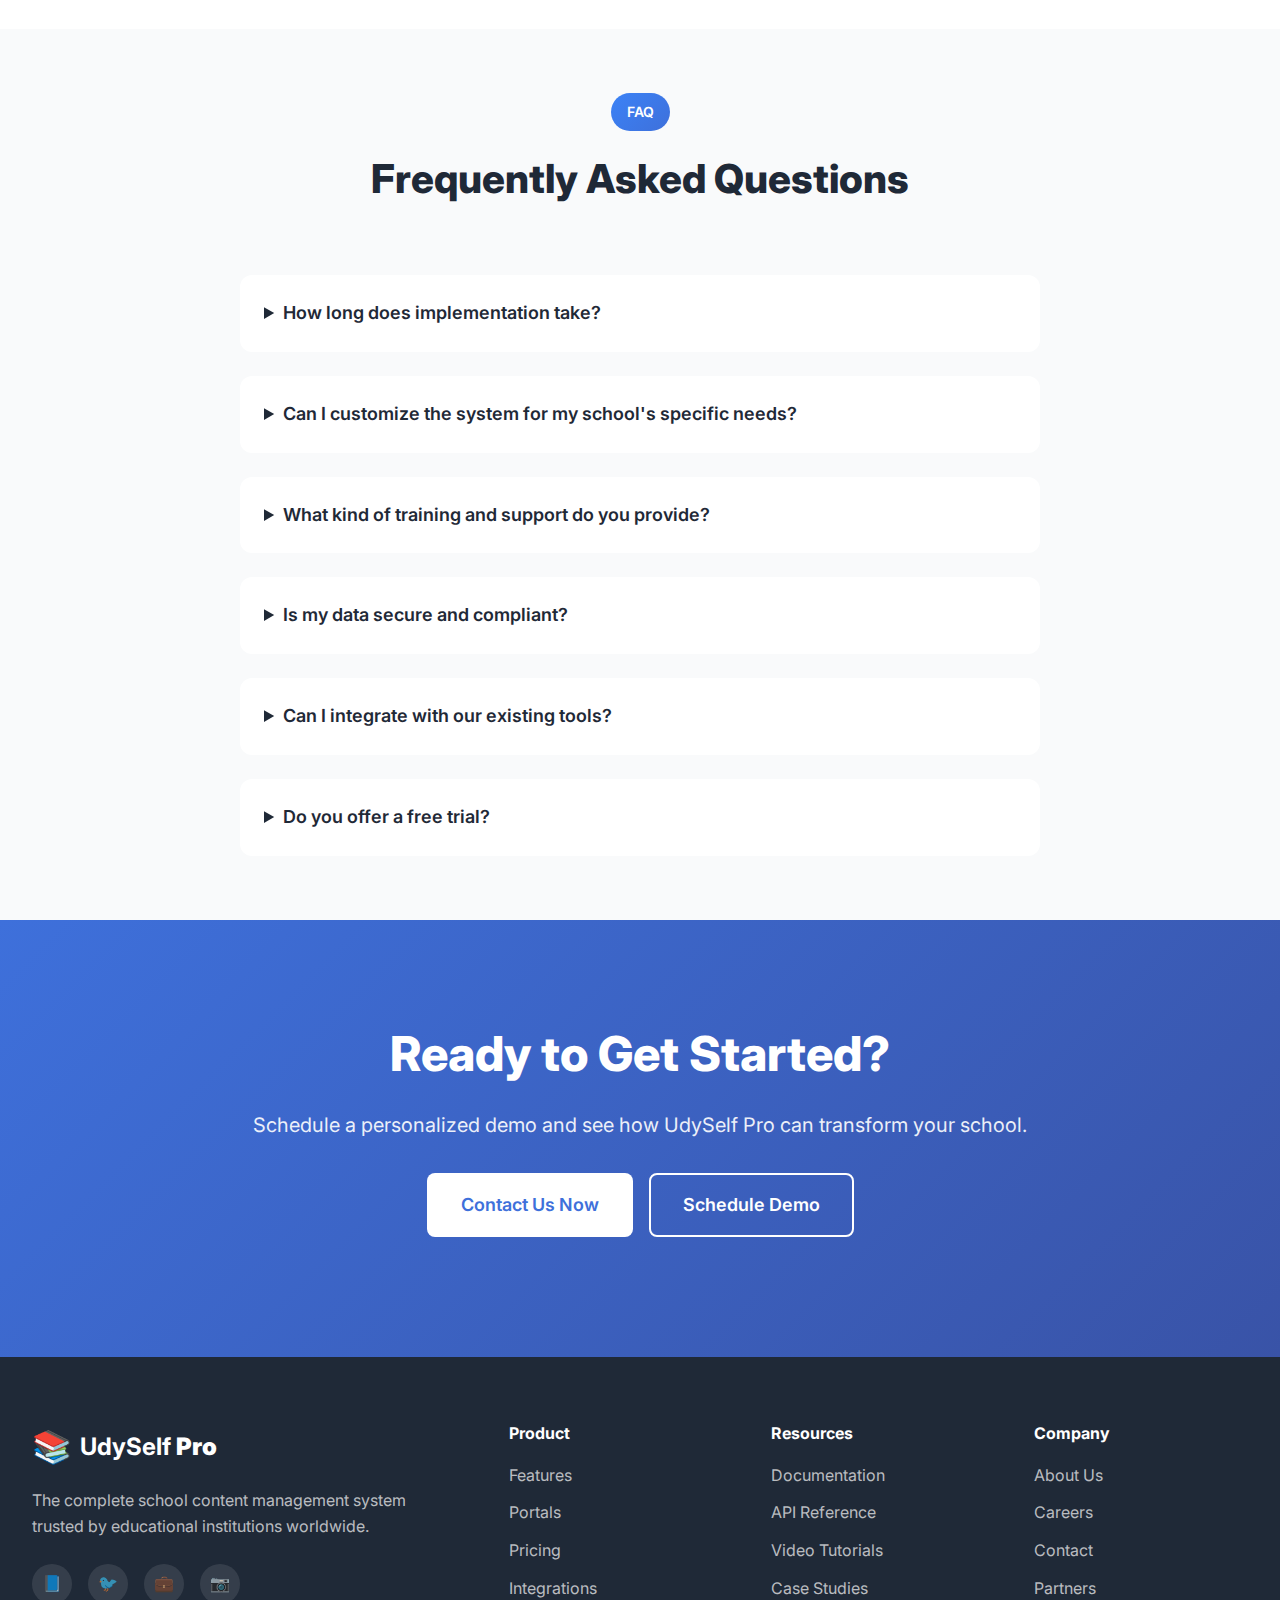
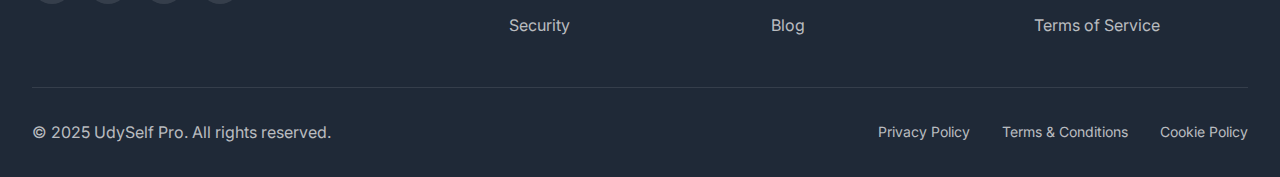
<file: contact.html>
<!DOCTYPE html>
<html lang="en">

<head>
    <meta charset="UTF-8">
    <meta name="viewport" content="width=device-width, initial-scale=1.0">
    <title>Contact Us - UdySelf Pro | Get Started Today</title>
    <meta name="description"
        content="Get in touch with UdySelf Pro. Schedule a demo, request pricing, or speak with our education technology experts. We're here to help transform your school.">
    <link rel="stylesheet" href="css/styles.css">
    <link href="https://fonts.googleapis.com/css2?family=Inter:wght@300;400;600;700;800&display=swap" rel="stylesheet">
    <style>
        .contact-hero {
            padding: 8rem 0 4rem;
            background: linear-gradient(135deg, #f0f9ff 0%, #e0f2fe 100%);
            margin-top: 4rem;
            text-align: center;
        }

        .contact-container {
            padding: 4rem 0;
            background: white;
        }

        .contact-grid {
            display: grid;
            grid-template-columns: 1fr 1fr;
            gap: 4rem;
            align-items: start;
        }

        .contact-info {
            display: flex;
            flex-direction: column;
            gap: 2rem;
        }

        .contact-card {
            background: var(--bg-light);
            padding: 2rem;
            border-radius: var(--radius-lg);
            display: flex;
            gap: 1.5rem;
            align-items: start;
        }

        .contact-icon {
            font-size: 2rem;
            flex-shrink: 0;
        }

        .contact-details h3 {
            font-size: 1.25rem;
            font-weight: 700;
            margin-bottom: 0.5rem;
            color: var(--text-dark);
        }

        .contact-details p {
            color: var(--text-light);
            margin-bottom: 0.5rem;
        }

        .contact-details a {
            color: var(--primary-color);
            font-weight: 600;
        }

        .contact-form {
            background: var(--bg-light);
            padding: 2.5rem;
            border-radius: var(--radius-xl);
        }

        .form-group {
            margin-bottom: 1.5rem;
        }

        .form-group label {
            display: block;
            font-weight: 600;
            margin-bottom: 0.5rem;
            color: var(--text-dark);
        }

        .form-group input,
        .form-group select,
        .form-group textarea {
            width: 100%;
            padding: 0.875rem;
            border: 2px solid var(--border-color);
            border-radius: var(--radius-md);
            font-family: inherit;
            font-size: 1rem;
            transition: var(--transition);
        }

        .form-group input:focus,
        .form-group select:focus,
        .form-group textarea:focus {
            outline: none;
            border-color: var(--primary-color);
        }

        .form-group textarea {
            min-height: 120px;
            resize: vertical;
        }

        .form-row {
            display: grid;
            grid-template-columns: 1fr 1fr;
            gap: 1rem;
        }

        @media (max-width: 768px) {
            .contact-grid {
                grid-template-columns: 1fr;
            }

            .form-row {
                grid-template-columns: 1fr;
            }
        }

        .dev-banner {
            width: 100%;
            background: linear-gradient(90deg, rgba(30, 136, 229, 0.12), rgba(30, 136, 229, 0.04));
            border-bottom: 1px solid rgba(17, 24, 39, 0.04);
            align-items: center;
        }


        .baner-container {
            max-width: 1180px;
            margin: 0 auto;
            display: flex;
            align-items: center;
            justify-content: space-between;
            gap: 20px
        }


        /* Left: title + subtitle */
        .dev-title {
            display: flex;
            flex-direction: column;
            gap: 6px;
        }

        .dev-title h1 {
            font-size: 20px;
            letter-spacing: 0.2px;
            color: var(--primary);
        }

        .dev-title p {
            font-size: 13px;
            color: var(--muted)
        }


        /* Middle: progress-ish visual */
        .progress-card {
            display: flex;
            align-items: center;
            gap: 14px;
            padding: 12px 16px;
            background: var(--card);
            border-radius: 12px;
            box-shadow: 0 6px 18px rgba(16, 24, 40, 0.06);
            min-width: 320px;
        }

        .progress-info {
            display: flex;
            flex-direction: column
        }

        .progress-info strong {
            font-size: 14px
        }

        .progress-info small {
            font-size: 12px;
            color: var(--muted)
        }


        .bar-wrap {
            width: 220px;
            height: 10px;
            background: linear-gradient(90deg, #e6eefc, #f6f9ff);
            border-radius: 999px;
            overflow: hidden
        }

        .bar-fill {
            height: 100%;
            width: 55%;
            background: linear-gradient(90deg, var(--primary), #6fb3ff);
            border-radius: 999px;
            transform-origin: left center;
            animation: loading 2.2s ease-in-out infinite
        }


        @keyframes loading {
            0% {
                transform: scaleX(0.3) translateX(-10%)
            }

            50% {
                transform: scaleX(1.02) translateX(0%)
            }

            100% {
                transform: scaleX(0.8) translateX(0%)
            }
        }


        /* Right: small badge + action */
        .dev-actions {
            display: flex;
            align-items: center;
            gap: 12px
        }

        .badge {
            display: inline-flex;
            align-items: center;
            gap: 8px;
            padding: 8px 12px;
            background: linear-gradient(180deg, var(--glass), rgba(255, 255, 255, 0.8));
            border-radius: 999px;
            border: 1px solid rgba(30, 136, 229, 0.12);
        }

        .dot {
            width: 10px;
            height: 10px;
            border-radius: 50%;
            background: var(--accent);
            box-shadow: 0 0 8px rgba(255, 179, 0, 0.35);
            animation: pulse 1.6s infinite
        }

        @keyframes pulse {
            0% {
                transform: scale(1);
                opacity: 1
            }

            50% {
                transform: scale(1.5);
                opacity: 0.6
            }

            100% {
                transform: scale(1);
                opacity: 1
            }
        }


        .cta {
            padding: 10px 14px;
            border-radius: 10px;
            background: transparent;
            border: 1px dashed rgba(30, 136, 229, 0.2);
            font-size: 13px;
            color: var(--primary);
            cursor: default
        }


        /* Small responsive tweaks */
        @media (max-width:880px) {
            .container {
                flex-direction: column;
                align-items: flex-start
            }

            .progress-card {
                min-width: unset;
                width: 100%
            }
        }
    </style>
    <!-- Primary Meta Tags -->
    <title>Your Page Title | UdySelf Pro</title>
    <meta name="title" content="Your Page Title | UdySelf Pro">
    <meta name="description" content="Your page description (150-160 characters)">
    <meta name="keywords" content="relevant, keywords, here">

    <!-- Open Graph / Facebook -->
    <meta property="og:type" content="website">
    <meta property="og:url" content="https://www.udyself.com/">
    <meta property="og:title" content="Your Page Title | UdySelf Pro">
    <meta property="og:description" content="Your page description">
    <meta property="og:image" content="https://www.udyself.com/images/og-image.jpg">

    <!-- Twitter -->
    <meta property="twitter:card" content="summary_large_image">
    <meta property="twitter:url" content="https://www.udyself.com/">
    <meta property="twitter:title" content="Your Page Title | UdySelf Pro">
    <meta property="twitter:description" content="Your page description">
    <meta property="twitter:image" content="https://www.udyself.com/images/twitter-image.jpg">

    <!-- Canonical URL -->
    <link rel="canonical" href="https://www.udyself.com/your-page.html">
</head>

<body>
    <!-- Navigation (same as homepage) -->
    <nav class="navbar">
        <header class="dev-banner" role="banner">
            <div class="baner-container">
                <div class="dev-title">
                    <h1>Development — In progress</h1>
                    <p>We're actively building this area. Some features may be incomplete or hidden.</p>
                </div>


                <div class="progress-card" aria-hidden="false">
                    <svg width="46" height="46" viewBox="0 0 24 24" fill="none" aria-hidden="true"
                        xmlns="http://www.w3.org/2000/svg">
                        <rect x="1" y="1" width="22" height="22" rx="6" fill="#f6fbff" stroke="#e6f0ff" />
                        <path d="M6 15L10 11L13 14L18 9" stroke="#1e88e5" stroke-width="1.6" stroke-linecap="round"
                            stroke-linejoin="round" />
                    </svg>


                    <div class="progress-info">
                        <strong>Feature rollout</strong>
                        <small>Phase 2 — building core flows</small>
                    </div>


                    <div class="bar-wrap" aria-hidden="true">
                        <div class="bar-fill"></div>
                    </div>
                </div>

            </div>
        </header>
        <div class="container">
            <div class="nav-wrapper">
                <a href="index.html" class="logo">
                    <span class="logo-icon">📚</span>
                    <span class="logo-text">UdySelf <strong>Pro</strong></span>
                </a>
                <ul class="nav-menu">
                    <li><a href="index.html#features">Features</a></li>
                    <li><a href="index.html#portals">Portals</a></li>
                    <li><a href="index.html#pricing">Pricing</a></li>
                    <li><a href="index.html#benefits">Benefits</a></li>
                    <li><a href="contact.html">Contact</a></li>
                </ul>
                <div class="nav-cta">
                    <a href="#demo" class="btn btn-secondary">Request Demo</a>
                    <a href="contact.html" class="btn btn-primary">Get Started</a>
                </div>
                <button class="mobile-menu-toggle" aria-label="Toggle menu">
                    <span></span>
                    <span></span>
                    <span></span>
                </button>
            </div>
        </div>
    </nav>

    <!-- Hero -->
    <section class="contact-hero">
        <div class="container">
            <h1 class="hero-title">Let's Transform Your School Together</h1>
            <p class="hero-subtitle">Have questions? Want to see a demo? Our team is ready to help you get started.</p>
        </div>
    </section>

    <!-- Contact Section -->
    <section class="contact-container">
        <div class="container">
            <div class="contact-grid">
                <!-- Contact Information -->
                <div class="contact-info">
                    <div>
                        <h2 style="font-size: 2rem; margin-bottom: 1rem;">Get in Touch</h2>
                        <p style="color: var(--text-light); margin-bottom: 2rem;">We're here to answer your questions
                            and help you get started with UdySelf Pro.</p>
                    </div>

                    <div class="contact-card">
                        <div class="contact-icon">📞</div>
                        <div class="contact-details">
                            <h3>Call Us</h3>
                            <p>Anyday and Anytime</p>
                            <a href="tel:+917004987522">+91 (700) 498-7522</a>
                        </div>
                    </div>

                    <div class="contact-card">
                        <div class="contact-icon">✉️</div>
                        <div class="contact-details">
                            <h3>Email Us</h3>
                            <p>We'll respond within 24 hours</p>
                            <a href="mailto:vikash1998bscc@gmail.com">vikash1998bscc@gmail.com</a>
                        </div>
                    </div>

                    <div class="contact-card">
                        <div class="contact-icon">💬</div>
                        <div class="contact-details">
                            <h3>Live Chat</h3>
                            <p>Available 24/7 for support</p>
                            <a href="#">Start Chat Now</a>
                        </div>
                    </div>

                    <div class="contact-card">
                        <div class="contact-icon">📍</div>
                        <div class="contact-details">
                            <h3>Visit Us</h3>
                            <p>7GMC+5VH, Unnamed Road, Bishambharpur, Bihar 841434</p>
                        </div>
                    </div>
                </div>

                <!-- Contact Form -->
                <div class="contact-form">
                    <h2 style="font-size: 1.75rem; margin-bottom: 1.5rem;">Send Us a Message</h2>

                    <form id="contact-form">
                        <div class="form-row">
                            <div class="form-group">
                                <label for="firstName">First Name *</label>
                                <input type="text" id="firstName" name="firstName" required>
                            </div>

                            <div class="form-group">
                                <label for="lastName">Last Name *</label>
                                <input type="text" id="lastName" name="lastName" required>
                            </div>
                        </div>

                        <div class="form-row">
                            <div class="form-group">
                                <label for="email">Email Address *</label>
                                <input type="email" id="email" name="email" required>
                            </div>

                            <div class="form-group">
                                <label for="phone">Phone Number</label>
                                <input type="tel" id="phone" name="phone">
                            </div>
                        </div>

                        <div class="form-group">
                            <label for="organization">School/Organization Name *</label>
                            <input type="text" id="organization" name="organization" required>
                        </div>

                        <div class="form-group">
                            <label for="role">Your Role *</label>
                            <select id="role" name="role" required>
                                <option value="">Select your role</option>
                                <option value="superintendent">Superintendent</option>
                                <option value="principal">Principal</option>
                                <option value="administrator">Administrator</option>
                                <option value="teacher">Teacher</option>
                                <option value="it-manager">IT Manager</option>
                                <option value="other">Other</option>
                            </select>
                        </div>

                        <div class="form-group">
                            <label for="students">Number of Students</label>
                            <select id="students" name="students">
                                <option value="">Select range</option>
                                <option value="0-500">0-500</option>
                                <option value="501-1000">501-1,000</option>
                                <option value="1001-2000">1,001-2,000</option>
                                <option value="2001-5000">2,001-5,000</option>
                                <option value="5000+">5,000+</option>
                            </select>
                        </div>

                        <div class="form-group">
                            <label for="interest">What are you interested in? *</label>
                            <select id="interest" name="interest" required>
                                <option value="">Select option</option>
                                <option value="demo">Schedule a Demo</option>
                                <option value="pricing">Get Pricing Information</option>
                                <option value="features">Learn About Features</option>
                                <option value="support">Technical Support</option>
                                <option value="partnership">Partnership Opportunities</option>
                                <option value="other">Other</option>
                            </select>
                        </div>

                        <div class="form-group">
                            <label for="message">Message *</label>
                            <textarea id="message" name="message" required
                                placeholder="Tell us more about your needs..."></textarea>
                        </div>

                        <button type="submit" class="btn btn-primary btn-full btn-lg">Send Message</button>

                        <p style="margin-top: 1rem; font-size: 0.875rem; color: var(--text-light); text-align: center;">
                            By submitting this form, you agree to our <a href="#"
                                style="color: var(--primary-color);">Privacy Policy</a>
                        </p>
                    </form>
                </div>
            </div>
        </div>
    </section>

    <!-- FAQ Section -->
    <section style="padding: 4rem 0; background: var(--bg-light);">
        <div class="container">
            <div class="section-header">
                <span class="section-badge">FAQ</span>
                <h2>Frequently Asked Questions</h2>
            </div>

            <div style="max-width: 800px; margin: 0 auto; display: flex; flex-direction: column; gap: 1.5rem;">
                <details style="background: white; padding: 1.5rem; border-radius: var(--radius-lg); cursor: pointer;">
                    <summary style="font-weight: 600; font-size: 1.125rem; color: var(--text-dark);">
                        How long does implementation take?
                    </summary>
                    <p style="margin-top: 1rem; color: var(--text-light);">
                        Implementation typically takes 2-4 weeks depending on the size of your institution and
                        complexity of requirements. We provide full support throughout the process including data
                        migration, training, and onboarding.
                    </p>
                </details>

                <details style="background: white; padding: 1.5rem; border-radius: var(--radius-lg); cursor: pointer;">
                    <summary style="font-weight: 600; font-size: 1.125rem; color: var(--text-dark);">
                        Can I customize the system for my school's specific needs?
                    </summary>
                    <p style="margin-top: 1rem; color: var(--text-light);">
                        Absolutely! UdySelf Pro offers extensive customization options including custom branding,
                        workflows, forms, and permissions. Our enterprise plans also include custom development for
                        unique requirements.
                    </p>
                </details>

                <details style="background: white; padding: 1.5rem; border-radius: var(--radius-lg); cursor: pointer;">
                    <summary style="font-weight: 600; font-size: 1.125rem; color: var(--text-dark);">
                        What kind of training and support do you provide?
                    </summary>
                    <p style="margin-top: 1rem; color: var(--text-light);">
                        We provide comprehensive training including video tutorials, documentation, live training
                        sessions, and ongoing 24/7 support via phone, email, and chat. Enterprise customers also receive
                        dedicated account managers.
                    </p>
                </details>

                <details style="background: white; padding: 1.5rem; border-radius: var(--radius-lg); cursor: pointer;">
                    <summary style="font-weight: 600; font-size: 1.125rem; color: var(--text-dark);">
                        Is my data secure and compliant?
                    </summary>
                    <p style="margin-top: 1rem; color: var(--text-light);">
                        Yes! We use bank-level encryption, comply with GDPR, FERPA, and other educational data
                        protection regulations. All data is backed up daily and stored in secure, redundant data
                        centers.
                    </p>
                </details>

                <details style="background: white; padding: 1.5rem; border-radius: var(--radius-lg); cursor: pointer;">
                    <summary style="font-weight: 600; font-size: 1.125rem; color: var(--text-dark);">
                        Can I integrate with our existing tools?
                    </summary>
                    <p style="margin-top: 1rem; color: var(--text-light);">
                        Yes! UdySelf Pro integrates with popular tools like Google Workspace, Microsoft 365, Zoom,
                        payment gateways, accounting software, and more. We also provide API access for custom
                        integrations.
                    </p>
                </details>

                <details style="background: white; padding: 1.5rem; border-radius: var(--radius-lg); cursor: pointer;">
                    <summary style="font-weight: 600; font-size: 1.125rem; color: var(--text-dark);">
                        Do you offer a free trial?
                    </summary>
                    <p style="margin-top: 1rem; color: var(--text-light);">
                        Yes! We offer a 30-day free trial with full access to all features. No credit card required.
                        We'll also provide personalized onboarding to help you get started quickly.
                    </p>
                </details>
            </div>
        </div>
    </section>

    <!-- CTA Section -->
    <section class="cta-section">
        <div class="container">
            <div class="cta-content">
                <h2>Ready to Get Started?</h2>
                <p>Schedule a personalized demo and see how UdySelf Pro can transform your school.</p>
                <div class="cta-buttons">
                    <a href="#contact-form" class="btn btn-white btn-lg">Contact Us Now</a>
                    <a href="index.html#demo" class="btn btn-outline-white btn-lg">Schedule Demo</a>
                </div>
            </div>
        </div>
    </section>

    <!-- Footer (same as homepage) -->
    <footer class="footer">
        <div class="container">
            <div class="footer-grid">
                <div class="footer-col">
                    <div class="footer-logo">
                        <span class="logo-icon">📚</span>
                        <span class="logo-text">UdySelf <strong>Pro</strong></span>
                    </div>
                    <p>The complete school content management system trusted by educational institutions worldwide.</p>
                    <div class="social-links">
                        <a href="#" aria-label="Facebook">📘</a>
                        <a href="#" aria-label="Twitter">🐦</a>
                        <a href="#" aria-label="LinkedIn">💼</a>
                        <a href="#" aria-label="Instagram">📷</a>
                    </div>
                </div>

                <div class="footer-col">
                    <h4>Product</h4>
                    <ul>
                        <li><a href="index.html#features">Features</a></li>
                        <li><a href="index.html#portals">Portals</a></li>
                        <li><a href="index.html#pricing">Pricing</a></li>
                        <li><a href="#">Integrations</a></li>
                        <li><a href="#">Security</a></li>
                    </ul>
                </div>

                <div class="footer-col">
                    <h4>Resources</h4>
                    <ul>
                        <li><a href="#">Documentation</a></li>
                        <li><a href="#">API Reference</a></li>
                        <li><a href="#">Video Tutorials</a></li>
                        <li><a href="#">Case Studies</a></li>
                        <li><a href="#">Blog</a></li>
                    </ul>
                </div>

                <div class="footer-col">
                    <h4>Company</h4>
                    <ul>
                        <li><a href="#">About Us</a></li>
                        <li><a href="#">Careers</a></li>
                        <li><a href="contact.html">Contact</a></li>
                        <li><a href="#">Partners</a></li>
                        <li><a href="#">Terms of Service</a></li>
                    </ul>
                </div>
            </div>

            <div class="footer-bottom">
                <p>&copy; 2025 UdySelf Pro. All rights reserved.</p>
                <div class="footer-legal">
                    <a href="#">Privacy Policy</a>
                    <a href="#">Terms & Conditions</a>
                    <a href="#">Cookie Policy</a>
                </div>
            </div>
        </div>
    </footer>

    <script src="js/main.js"></script>
    <script>
        // Contact Form Handler
        document.getElementById('contact-form').addEventListener('submit', function (e) {
            e.preventDefault();

            // Get form data
            const formData = new FormData(this);
            const data = Object.fromEntries(formData);

            // Here you would typically send the data to your backend
            console.log('Form submitted:', data);

            // Show success message
            alert('Thank you for contacting us! We will get back to you within 24 hours.');

            // Reset form
            this.reset();
        });
    </script>
</body>

</html>
</file>
<file: css/styles.css>
/* ========================================
   VARIABLES & RESET
======================================== */
:root {
    --primary-color: #3e70db;
    --primary-dark: #3953a7;
    --primary-light: #3b82f6;
    --secondary-color: #10b981;
    --accent-color: #f59e0b;
    --text-dark: #1f2937;
    --text-light: #6b7280;
    --bg-light: #f9fafb;
    --bg-white: #ffffff;
    --border-color: #e5e7eb;
    --shadow-sm: 0 1px 2px 0 rgba(0, 0, 0, 0.05);
    --shadow-md: 0 4px 6px -1px rgba(0, 0, 0, 0.1);
    --shadow-lg: 0 10px 15px -3px rgba(0, 0, 0, 0.1);
    --shadow-xl: 0 20px 25px -5px rgba(0, 0, 0, 0.1);
    --radius-sm: 0.375rem;
    --radius-md: 0.5rem;
    --radius-lg: 0.75rem;
    --radius-xl: 1rem;
    --transition: all 0.3s ease;
}

* {
    margin: 0;
    padding: 0;
    box-sizing: border-box;
}

html {
    scroll-behavior: smooth;
}

body {
    font-family: 'Inter', -apple-system, BlinkMacSystemFont, 'Segoe UI', sans-serif;
    color: var(--text-dark);
    line-height: 1.6;
    overflow-x: hidden;
}

img {
    max-width: 100%;
    height: auto;
    display: block;
}

a {
    text-decoration: none;
    color: inherit;
    transition: var(--transition);
}

ul {
    list-style: none;
}

/* ========================================
   UTILITIES
======================================== */
.container {
    max-width: 1280px;
    margin: 0 auto;
    padding: 0 2rem;
}

.section-header {
    text-align: center;
    margin-bottom: 4rem;
}

.section-badge {
    display: inline-block;
    padding: 0.5rem 1rem;
    background: linear-gradient(135deg, var(--primary-light), var(--primary-color));
    color: white;
    border-radius: 2rem;
    font-size: 0.875rem;
    font-weight: 600;
    margin-bottom: 1rem;
}

.section-header h2 {
    font-size: 2.5rem;
    font-weight: 800;
    margin-bottom: 1rem;
    color: var(--text-dark);
}

.section-header p {
    font-size: 1.125rem;
    color: var(--text-light);
    max-width: 600px;
    margin: 0 auto;
}

/* ========================================
   BUTTONS
======================================== */
.btn {
    display: inline-block;
    padding: 0.75rem 1.5rem;
    border-radius: var(--radius-md);
    font-weight: 600;
    font-size: 1rem;
    cursor: pointer;
    transition: var(--transition);
    border: 2px solid transparent;
    text-align: center;
}

.btn-primary {
    background: var(--primary-color);
    color: white;
}

.btn-primary:hover {
    background: var(--primary-dark);
    transform: translateY(-2px);
    box-shadow: var(--shadow-lg);
}

.btn-secondary {
    background: var(--bg-light);
    color: var(--text-dark);
}

.btn-secondary:hover {
    background: var(--border-color);
}

.btn-outline {
    background: transparent;
    border-color: var(--primary-color);
    color: var(--primary-color);
}

.btn-outline:hover {
    background: var(--primary-color);
    color: white;
}

.btn-white {
    background: white;
    color: var(--primary-color);
}

.btn-white:hover {
    background: var(--bg-light);
    transform: translateY(-2px);
}

.btn-outline-white {
    background: transparent;
    border-color: white;
    color: white;
}

.btn-outline-white:hover {
    background: white;
    color: var(--primary-color);
}

.btn-lg {
    padding: 1rem 2rem;
    font-size: 1.125rem;
}

.btn-full {
    width: 100%;
}

/* ========================================
   NAVIGATION
======================================== */
.navbar {
    position: fixed;
    top: 0;
    left: 0;
    right: 0;
    background: rgba(255, 255, 255, 0.95);
    backdrop-filter: blur(10px);
    box-shadow: var(--shadow-sm);
    z-index: 1000;
    transition: var(--transition);
}

.nav-wrapper {
    display: flex;
    align-items: center;
    justify-content: space-between;
    padding: 1rem 0;
}

.logo {
    display: flex;
    align-items: center;
    gap: 0.5rem;
    font-size: 1.5rem;
    font-weight: 700;
    color: var(--text-dark);
}

.logo-icon {
    font-size: 2rem;
}

.nav-menu {
    display: flex;
    gap: 2rem;
    align-items: center;
}

.nav-menu a {
    color: var(--text-dark);
    font-weight: 500;
    position: relative;
}

.nav-menu a::after {
    content: '';
    position: absolute;
    bottom: -5px;
    left: 0;
    width: 0;
    height: 2px;
    background: var(--primary-color);
    transition: var(--transition);
}

.nav-menu a:hover::after {
    width: 100%;
}

.nav-cta {
    display: flex;
    gap: 1rem;
}

.mobile-menu-toggle {
    display: none;
    flex-direction: column;
    gap: 0.25rem;
    background: none;
    border: none;
    cursor: pointer;
}

.mobile-menu-toggle span {
    width: 25px;
    height: 3px;
    background: var(--text-dark);
    border-radius: 2px;
    transition: var(--transition);
}

/* ========================================
   HERO SECTION
======================================== */
.hero {
    padding: 8rem 0 4rem;
    background: linear-gradient(135deg, #f0f9ff 0%, #e0f2fe 100%);
    margin-top: 4rem;
}

.hero-content {
    display: grid;
    grid-template-columns: 1fr 1fr;
    gap: 4rem;
    align-items: center;
}

.hero-badge {
    display: inline-block;
    padding: 0.5rem 1rem;
    background: white;
    border-radius: 2rem;
    font-size: 0.875rem;
    font-weight: 600;
    color: var(--primary-color);
    margin-bottom: 1.5rem;
    box-shadow: var(--shadow-sm);
}

.hero-title {
    font-size: 3.5rem;
    font-weight: 900;
    line-height: 1.1;
    margin-bottom: 1.5rem;
    color: var(--text-dark);
}

.hero-subtitle {
    font-size: 1.25rem;
    color: var(--text-light);
    margin-bottom: 2rem;
    line-height: 1.7;
}

.hero-cta {
    display: flex;
    gap: 1rem;
    margin-bottom: 3rem;
}

.play-icon {
    margin-right: 0.5rem;
}

.hero-stats {
    display: flex;
    gap: 3rem;
}

.stat {
    display: flex;
    flex-direction: column;
}

.stat strong {
    font-size: 2rem;
    font-weight: 800;
    color: var(--primary-color);
}

.stat span {
    font-size: 0.875rem;
    color: var(--text-light);
}

.hero-image {
    position: relative;
}

.hero-image img {
    border-radius: var(--radius-xl);
    box-shadow: var(--shadow-xl);
}

.floating-card {
    position: absolute;
    background: white;
    padding: 1rem 1.5rem;
    border-radius: var(--radius-lg);
    box-shadow: var(--shadow-lg);
    display: flex;
    align-items: center;
    gap: 0.75rem;
    font-weight: 600;
    animation: float 3s ease-in-out infinite;
}

.card-1 {
    top: 10%;
    left: -10%;
}

.card-2 {
    top: 50%;
    right: -10%;
    animation-delay: 1s;
}

.card-3 {
    bottom: 10%;
    left: -5%;
    animation-delay: 2s;
}

.card-icon {
    font-size: 1.5rem;
}

@keyframes float {
    0%, 100% {
        transform: translateY(0);
    }
    50% {
        transform: translateY(-10px);
    }
}

/* ========================================
   TRUST SECTION
======================================== */
.trust-section {
    padding: 3rem 0;
    background: white;
}

.trust-title {
    text-align: center;
    color: var(--text-light);
    font-size: 0.875rem;
    font-weight: 600;
    text-transform: uppercase;
    letter-spacing: 0.05em;
    margin-bottom: 2rem;
}

.trust-logos {
    display: flex;
    justify-content: space-around;
    align-items: center;
    flex-wrap: wrap;
    gap: 2rem;
}

.trust-logo {
    color: var(--text-light);
    font-weight: 600;
    opacity: 0.6;
    transition: var(--transition);
}

.trust-logo:hover {
    opacity: 1;
}

/* ========================================
   PORTALS SECTION
======================================== */
.portals-section {
    padding: 6rem 0;
    background: var(--bg-light);
}

.portals-grid {
    display: grid;
    grid-template-columns: repeat(auto-fit, minmax(320px, 1fr));
    gap: 2rem;
}

.portal-card {
    background: white;
    padding: 2rem;
    border-radius: var(--radius-lg);
    box-shadow: var(--shadow-md);
    transition: var(--transition);
    border: 2px solid transparent;
}

.portal-card:hover {
    transform: translateY(-5px);
    box-shadow: var(--shadow-xl);
    border-color: var(--primary-color);
}

.portal-card.featured {
    border-color: var(--primary-color);
    background: linear-gradient(135deg, #eff6ff 0%, white 100%);
}

.portal-icon {
    font-size: 3rem;
    margin-bottom: 1rem;
}

.portal-card h3 {
    font-size: 1.5rem;
    font-weight: 700;
    margin-bottom: 1rem;
    color: var(--text-dark);
}

.portal-card p {
    color: var(--text-light);
    margin-bottom: 1.5rem;
}

.portal-features {
    margin-bottom: 1.5rem;
}

.portal-features li {
    padding: 0.5rem 0;
    color: var(--text-light);
    font-size: 0.875rem;
}

.portal-features li::before {
    content: '✓ ';
    color: var(--secondary-color);
    font-weight: bold;
    margin-right: 0.5rem;
}

.portal-link {
    color: var(--primary-color);
    font-weight: 600;
    display: inline-flex;
    align-items: center;
    gap: 0.5rem;
}

.portal-link:hover {
    gap: 0.75rem;
}

/* ========================================
   FEATURES SECTION
======================================== */
.features-section {
    padding: 6rem 0;
    background: white;
}

.features-grid {
    display: grid;
    grid-template-columns: repeat(auto-fit, minmax(280px, 1fr));
    gap: 2rem;
}

.feature-card {
    padding: 2rem;
    border-radius: var(--radius-lg);
    background: var(--bg-light);
    transition: var(--transition);
}

.feature-card:hover {
    background: white;
    box-shadow: var(--shadow-lg);
    transform: translateY(-5px);
}

.feature-icon {
    font-size: 2.5rem;
    margin-bottom: 1rem;
}

.feature-card h3 {
    font-size: 1.25rem;
    font-weight: 700;
    margin-bottom: 0.75rem;
    color: var(--text-dark);
}

.feature-card p {
    color: var(--text-light);
    font-size: 0.9375rem;
}

/* ========================================
   BENEFITS SECTION
======================================== */
.benefits-section {
    padding: 6rem 0;
    background: var(--bg-light);
}

.benefits-grid {
    display: grid;
    grid-template-columns: 1fr 1fr;
    gap: 4rem;
    align-items: center;
}

.benefit-list {
    display: flex;
    flex-direction: column;
    gap: 2rem;
    margin: 2rem 0;
}

.benefit-item {
    display: flex;
    gap: 1.5rem;
}

.benefit-icon {
    font-size: 2rem;
    flex-shrink: 0;
}

.benefit-text h4 {
    font-size: 1.25rem;
    font-weight: 700;
    margin-bottom: 0.5rem;
    color: var(--text-dark);
}

.benefit-text p {
    color: var(--text-light);
}

.benefits-visual img {
    border-radius: var(--radius-xl);
    box-shadow: var(--shadow-xl);
}

/* ========================================
   BRANDING SECTION
======================================== */
.branding-section {
    padding: 6rem 0;
    background: white;
}

.branding-content {
    display: grid;
    grid-template-columns: 1fr 1fr;
    gap: 4rem;
    align-items: center;
}

.branding-levels {
    display: flex;
    flex-direction: column;
    gap: 2rem;
    margin-top: 2rem;
}

.branding-level h4 {
    font-size: 1.125rem;
    font-weight: 700;
    margin-bottom: 0.5rem;
    color: var(--text-dark);
}

.branding-level p {
    color: var(--text-light);
}

.branding-examples {
    display: flex;
    flex-direction: column;
    gap: 2rem;
}

.theme-preview {
    text-align: center;
}

.theme-card {
    border-radius: var(--radius-lg);
    overflow: hidden;
    box-shadow: var(--shadow-lg);
    margin-bottom: 1rem;
}

.theme-header {
    padding: 1rem;
    color: white;
    font-weight: 600;
}

.theme-body {
    height: 120px;
    background: white;
}

.theme-1 .theme-header {
    background: linear-gradient(135deg, #2563eb, #1e40af);
}

.theme-2 .theme-header {
    background: linear-gradient(135deg, #10b981, #059669);
}

.theme-3 .theme-header {
    background: linear-gradient(135deg, #8b5cf6, #7c3aed);
}

.theme-preview p {
    color: var(--text-light);
    font-size: 0.875rem;
}

/* ========================================
   TESTIMONIALS SECTION
======================================== */
.testimonials-section {
    padding: 6rem 0;
    background: var(--bg-light);
}

.testimonials-grid {
    display: grid;
    grid-template-columns: repeat(auto-fit, minmax(320px, 1fr));
    gap: 2rem;
}

.testimonial-card {
    background: white;
    padding: 2rem;
    border-radius: var(--radius-lg);
    box-shadow: var(--shadow-md);
}

.testimonial-rating {
    font-size: 1.25rem;
    margin-bottom: 1rem;
}

.testimonial-text {
    color: var(--text-light);
    font-size: 1rem;
    line-height: 1.7;
    margin-bottom: 1.5rem;
    font-style: italic;
}

.testimonial-author {
    display: flex;
    align-items: center;
    gap: 1rem;
}

.testimonial-author img {
    width: 50px;
    height: 50px;
    border-radius: 50%;
}

.testimonial-author strong {
    display: block;
    color: var(--text-dark);
    font-weight: 600;
}

.testimonial-author span {
    display: block;
    color: var(--text-light);
    font-size: 0.875rem;
}

/* ========================================
   PRICING SECTION
======================================== */
.pricing-section {
    padding: 6rem 0;
    background: white;
}

.pricing-grid {
    display: grid;
    grid-template-columns: repeat(auto-fit, minmax(300px, 1fr));
    gap: 2rem;
    margin-bottom: 3rem;
}

.pricing-card {
    background: var(--bg-light);
    padding: 2.5rem;
    border-radius: var(--radius-xl);
    border: 2px solid var(--border-color);
    transition: var(--transition);
    position: relative;
}

.pricing-card:hover {
    transform: translateY(-5px);
    box-shadow: var(--shadow-xl);
}

.pricing-card.featured {
    background: white;
    border-color: var(--primary-color);
    box-shadow: var(--shadow-lg);
}

.popular-badge {
    position: absolute;
    top: -12px;
    left: 50%;
    transform: translateX(-50%);
    background: var(--primary-color);
    color: white;
    padding: 0.5rem 1rem;
    border-radius: 2rem;
    font-size: 0.75rem;
    font-weight: 600;
}

.pricing-card h3 {
    font-size: 1.5rem;
    font-weight: 700;
    margin-bottom: 1rem;
    color: var(--text-dark);
}

.pricing-amount {
    display: flex;
    align-items: baseline;
    gap: 0.25rem;
    margin-bottom: 0.5rem;
}

.currency {
    font-size: 1.5rem;
    color: var(--text-light);
}

.amount {
    font-size: 3.5rem;
    font-weight: 800;
    color: var(--text-dark);
}

.period {
    color: var(--text-light);
}

.pricing-description {
    color: var(--text-light);
    margin-bottom: 2rem;
}

.pricing-features {
    margin-bottom: 2rem;
}

.pricing-features li {
    padding: 0.75rem 0;
    color: var(--text-dark);
    border-bottom: 1px solid var(--border-color);
}

.pricing-features li:last-child {
    border-bottom: none;
}

.pricing-note {
    text-align: center;
    background: var(--bg-light);
    padding: 1.5rem;
    border-radius: var(--radius-lg);
    color: var(--text-light);
}

.pricing-note strong {
    color: var(--text-dark);
}

/* ========================================
   CTA SECTION
======================================== */
.cta-section {
    padding: 6rem 0;
    background: linear-gradient(135deg, var(--primary-color), var(--primary-dark));
    color: white;
}

.cta-content {
    text-align: center;
    max-width: 800px;
    margin: 0 auto;
}

.cta-content h2 {
    font-size: 3rem;
    font-weight: 800;
    margin-bottom: 1rem;
}

.cta-content p {
    font-size: 1.25rem;
    margin-bottom: 2rem;
    opacity: 0.9;
}

.cta-buttons {
    display: flex;
    gap: 1rem;
    justify-content: center;
    margin-bottom: 1.5rem;
}

.cta-note {
    font-size: 0.875rem;
    opacity: 0.8;
}

/* ========================================
   FOOTER
======================================== */
.footer {
    background: var(--text-dark);
    color: white;
    padding: 4rem 0 2rem;
}

.footer-grid {
    display: grid;
    grid-template-columns: 2fr 1fr 1fr 1fr;
    gap: 3rem;
    margin-bottom: 3rem;
}

.footer-logo {
    display: flex;
    align-items: center;
    gap: 0.5rem;
    font-size: 1.5rem;
    font-weight: 700;
    margin-bottom: 1rem;
}

.footer-col p {
    color: rgba(255, 255, 255, 0.7);
    margin-bottom: 1.5rem;
}

.social-links {
    display: flex;
    gap: 1rem;
}

.social-links a {
    width: 40px;
    height: 40px;
    display: flex;
    align-items: center;
    justify-content: center;
    background: rgba(255, 255, 255, 0.1);
    border-radius: 50%;
    transition: var(--transition);
}

.social-links a:hover {
    background: var(--primary-color);
    transform: translateY(-3px);
}

.footer-col h4 {
    font-size: 1rem;
    font-weight: 700;
    margin-bottom: 1rem;
}

.footer-col ul {
    display: flex;
    flex-direction: column;
    gap: 0.75rem;
}

.footer-col a {
    color: rgba(255, 255, 255, 0.7);
    transition: var(--transition);
}

.footer-col a:hover {
    color: white;
    padding-left: 5px;
}

.footer-bottom {
    display: flex;
    justify-content: space-between;
    align-items: center;
    padding-top: 2rem;
    border-top: 1px solid rgba(255, 255, 255, 0.1);
}

.footer-bottom p {
    color: rgba(255, 255, 255, 0.7);
}

.footer-legal {
    display: flex;
    gap: 2rem;
}

.footer-legal a {
    color: rgba(255, 255, 255, 0.7);
    font-size: 0.875rem;
}

.footer-legal a:hover {
    color: white;
}

/* ========================================
   RESPONSIVE DESIGN
======================================== */
@media (max-width: 1024px) {
    .hero-content,
    .benefits-grid,
    .branding-content {
        grid-template-columns: 1fr;
        gap: 3rem;
    }

    .hero-image {
        order: -1;
    }

    .floating-card {
        display: none;
    }

    .footer-grid {
        grid-template-columns: repeat(2, 1fr);
    }
}

@media (max-width: 768px) {
    .nav-menu,
    .nav-cta {
        display: none;
    }

    .mobile-menu-toggle {
        display: flex;
    }

    .hero {
        padding: 6rem 0 3rem;
    }

    .hero-title {
        font-size: 2.5rem;
    }

    .hero-subtitle {
        font-size: 1.125rem;
    }

    .hero-cta {
        flex-direction: column;
    }

    .hero-stats {
        gap: 2rem;
    }

    .section-header h2 {
        font-size: 2rem;
    }

    .portals-grid,
    .features-grid,
    .testimonials-grid,
    .pricing-grid {
        grid-template-columns: 1fr;
    }

    .cta-content h2 {
        font-size: 2rem;
    }

    .cta-buttons {
        flex-direction: column;
    }

    .footer-grid {
        grid-template-columns: 1fr;
    }

    .footer-bottom {
        flex-direction: column;
        gap: 1rem;
        text-align: center;
    }
}

@media (max-width: 480px) {
    .container {
        padding: 0 1rem;
    }

    .hero-title {
        font-size: 2rem;
    }

    .stat strong {
        font-size: 1.5rem;
    }
}
</file>
